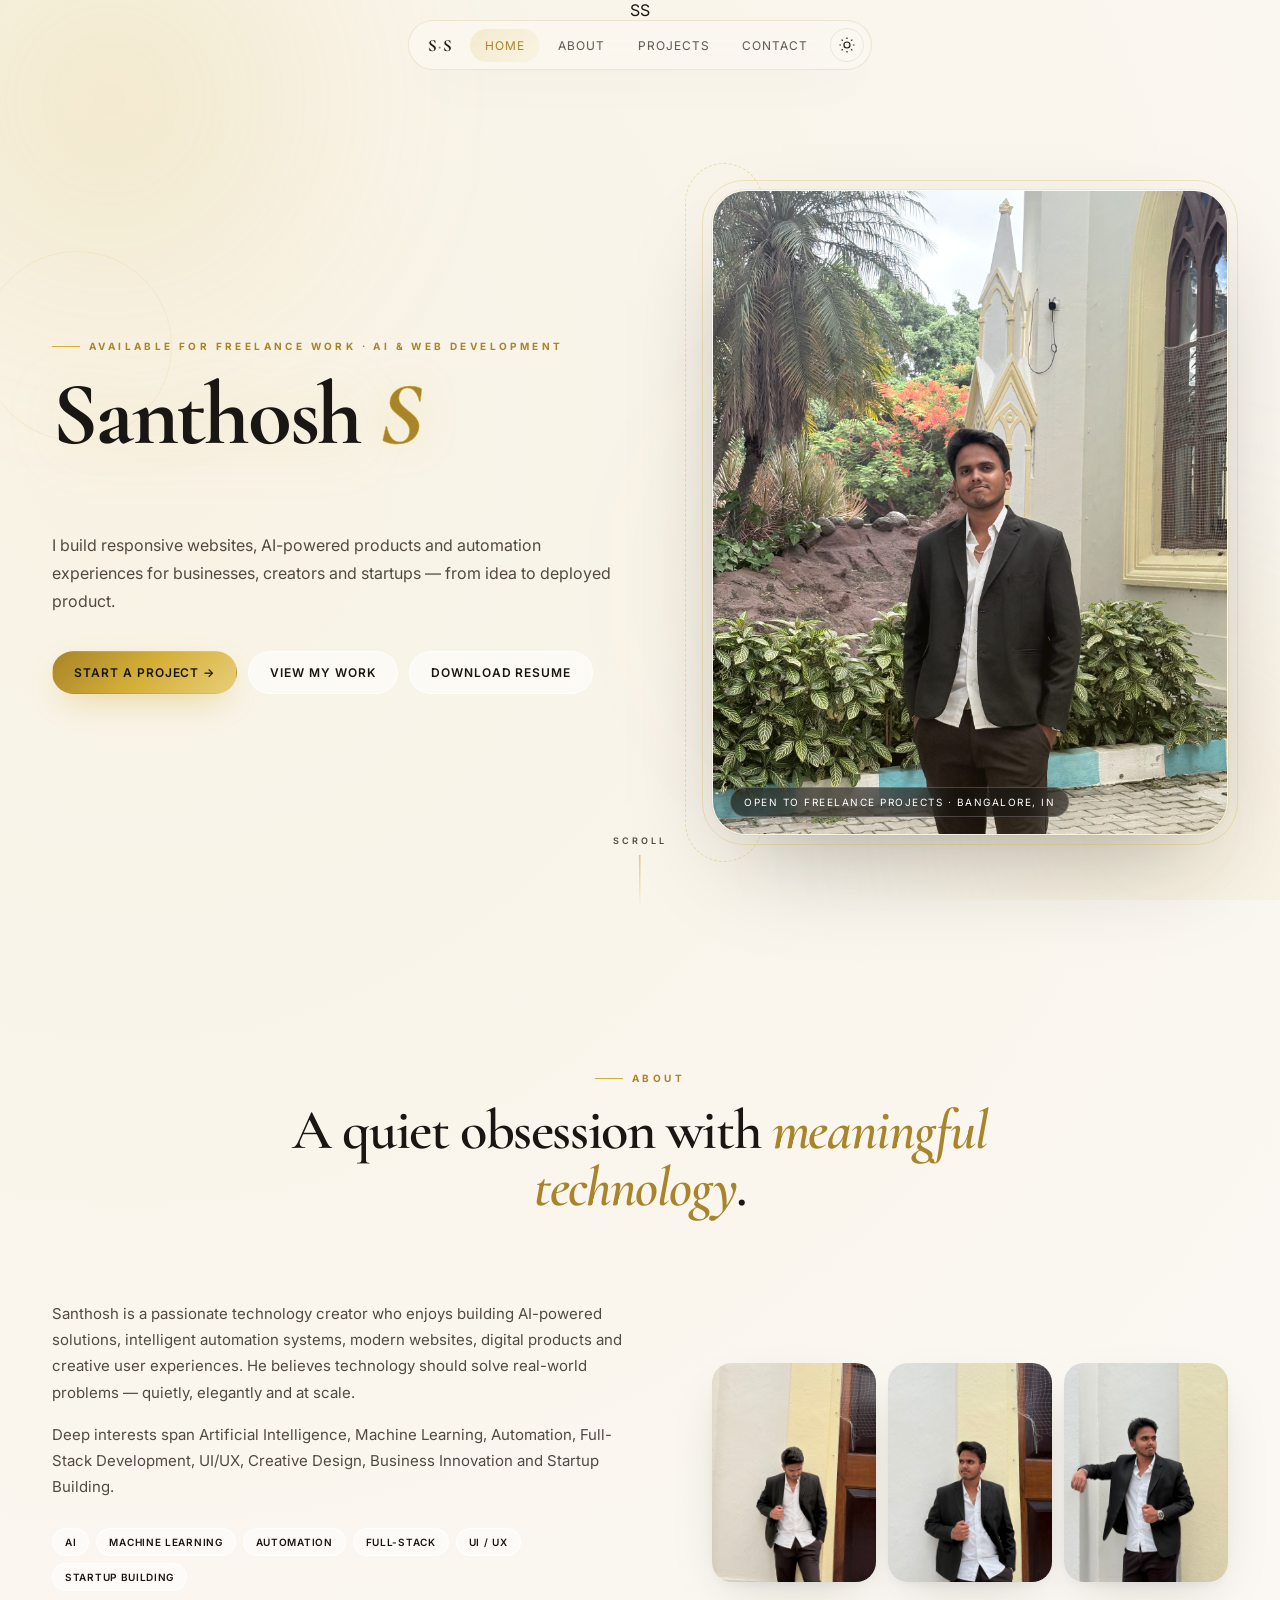
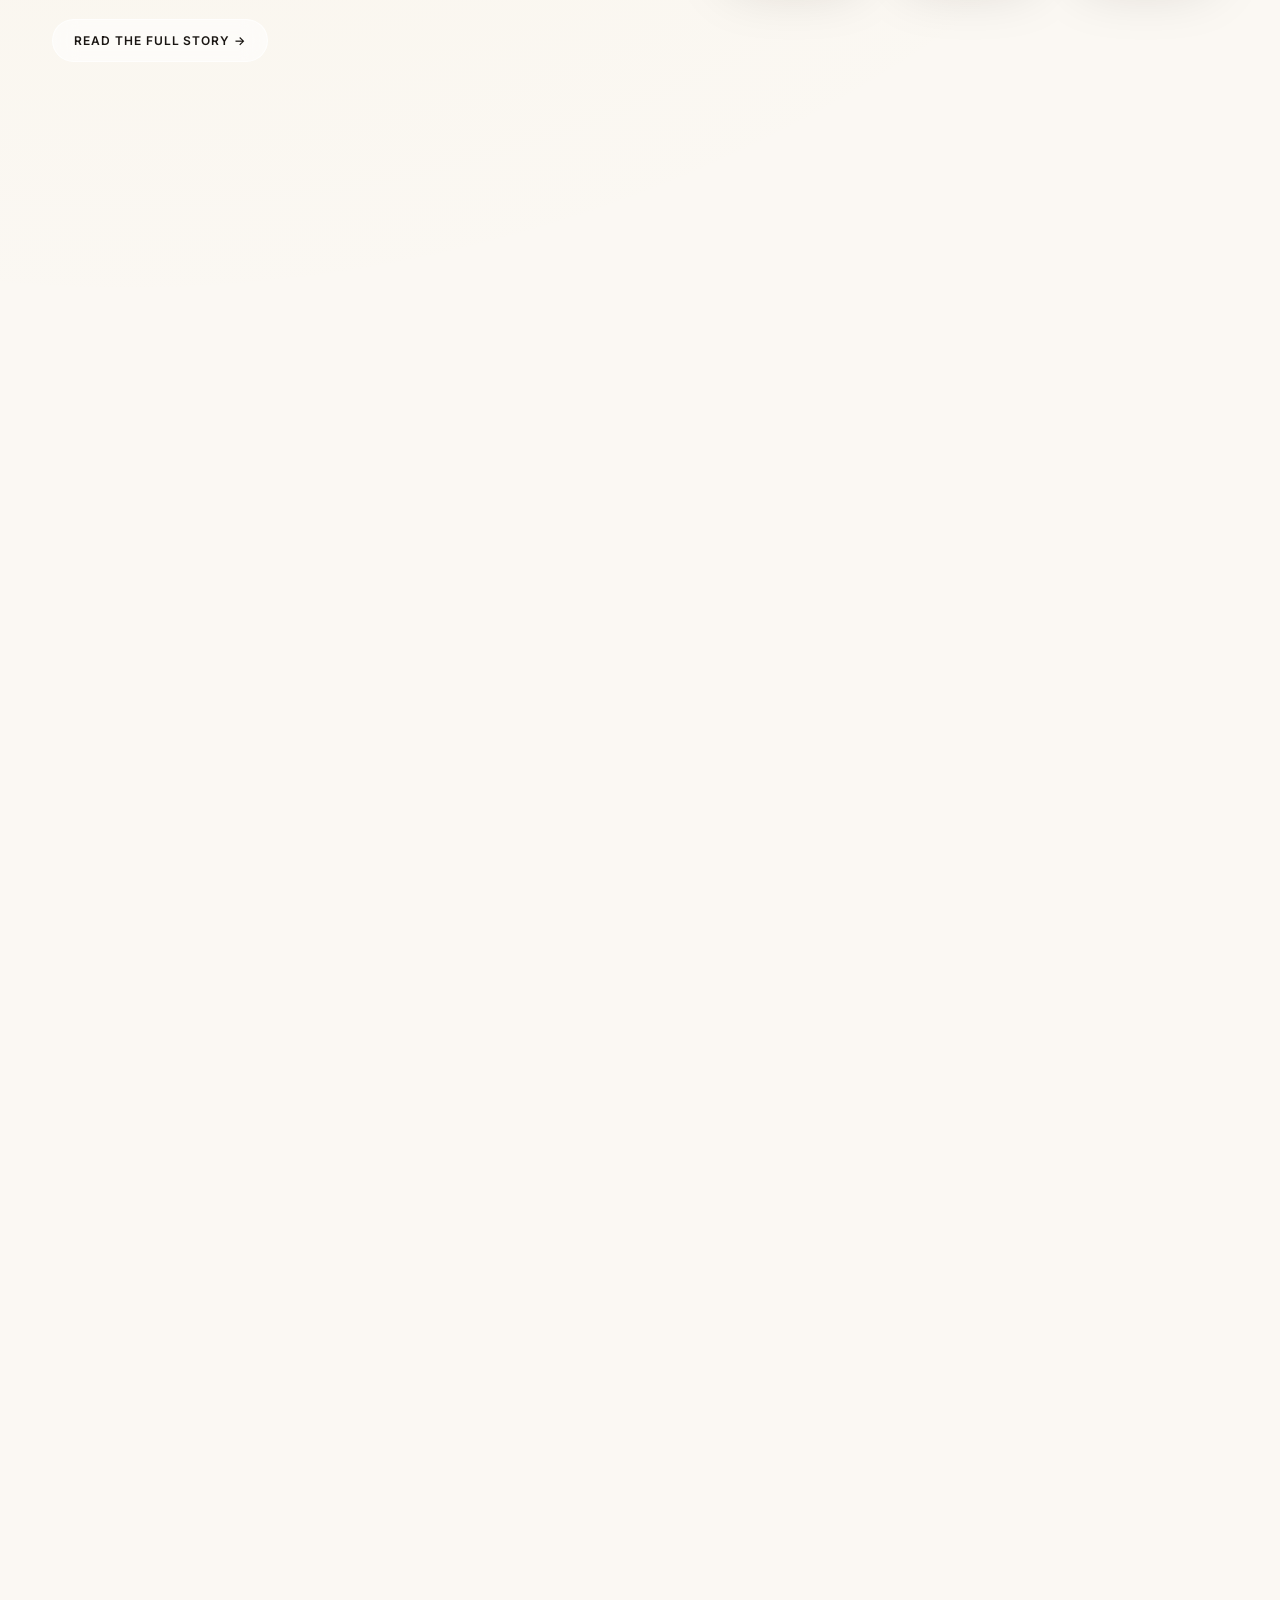
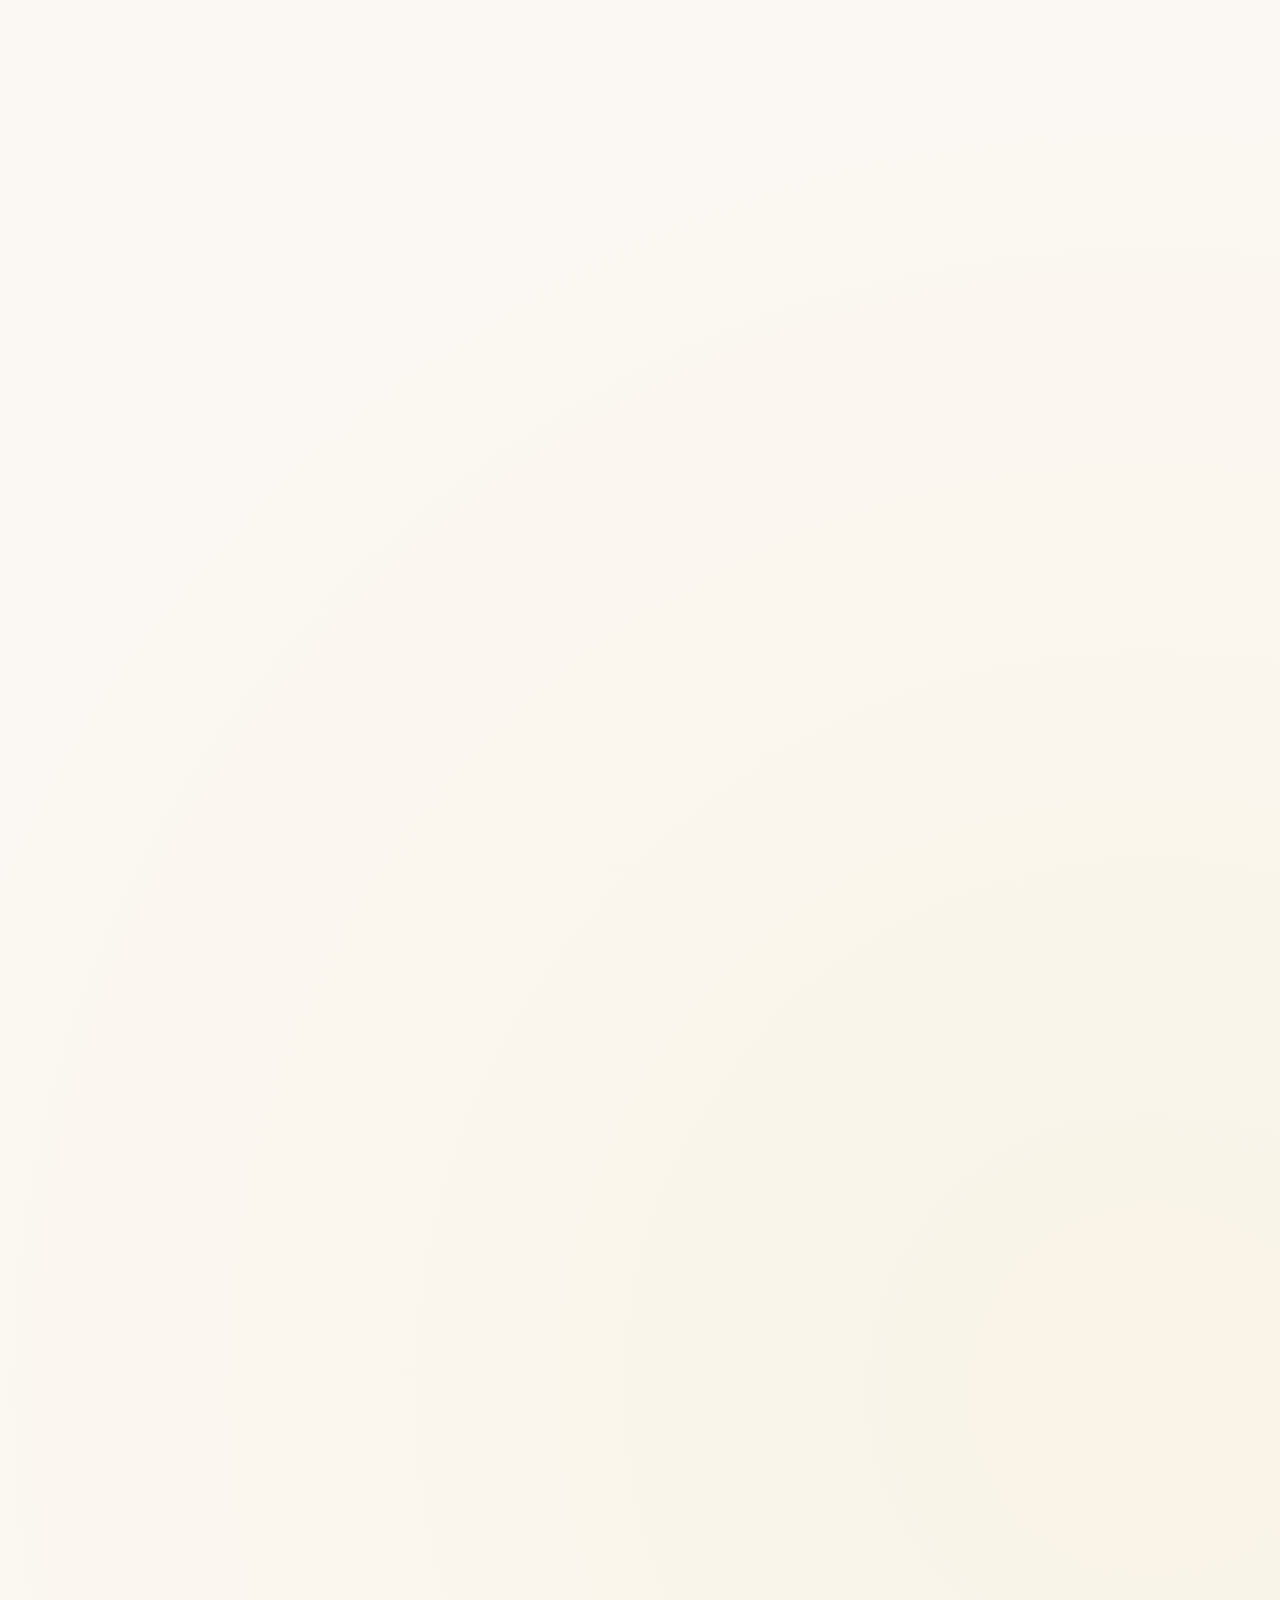
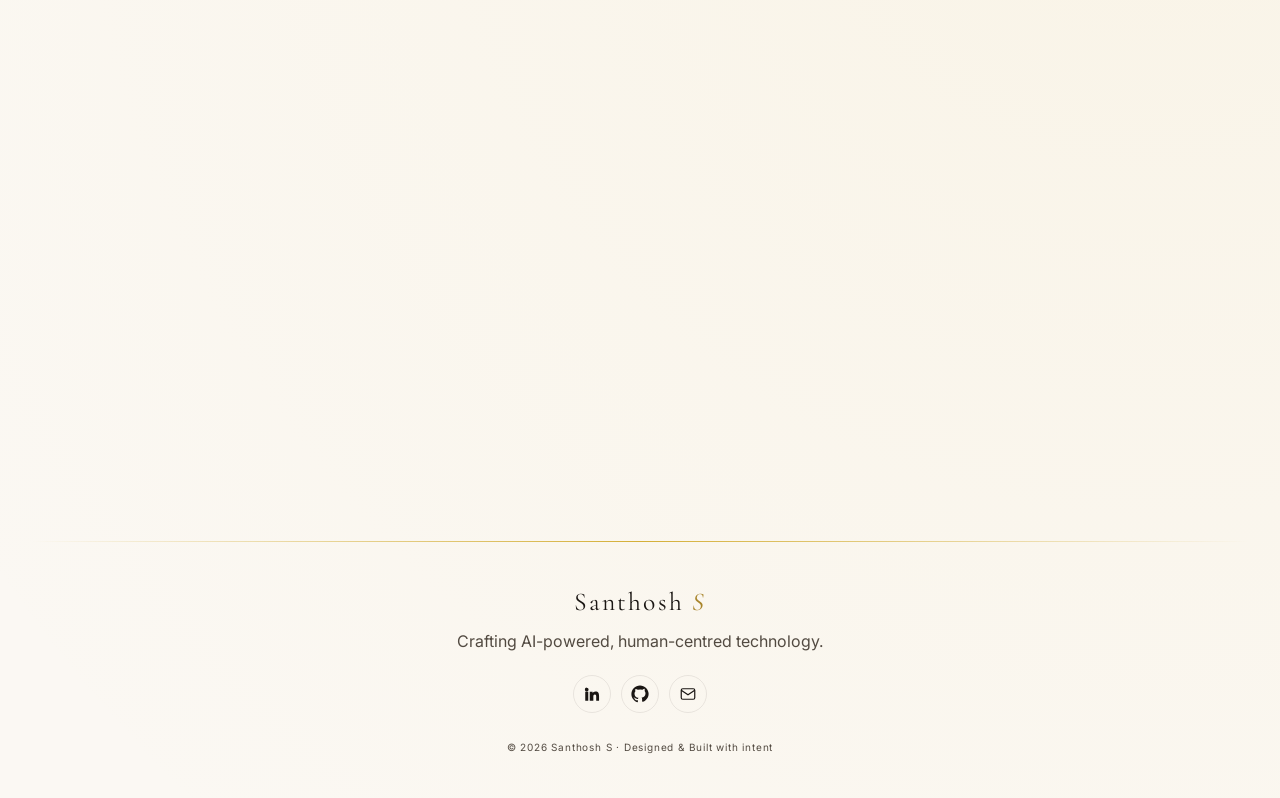
<file: index.html>
<!DOCTYPE html>
<html lang="en" data-theme="light">
<head>
<meta charset="UTF-8" />
<meta name="viewport" content="width=device-width, initial-scale=1.0" />
<title>Santhosh S — AI Engineer & Creative Technologist</title>
<meta name="description" content="Portfolio of Santhosh S — AI engineer, creative developer and future entrepreneur building AI-powered products, automation systems and cinematic digital experiences." />
<meta name="author" content="Santhosh S" />
<meta name="theme-color" content="#FBF8F3" />
<meta property="og:title" content="Santhosh S — AI Engineer & Creative Technologist" />
<meta property="og:description" content="Portfolio of Santhosh S — AI engineer, creative developer and future entrepreneur building AI-powered products, automation systems and cinematic digital experiences." />
<meta property="og:type" content="website" />
<meta property="og:url" content="https://santhosh.group/" />
<meta name="twitter:title" content="Santhosh S — AI Engineer & Creative Technologist" />
<meta name="twitter:description" content="AI-powered websites, automation and digital products by Santhosh S." />
<meta name="twitter:card" content="summary_large_image" />
<link rel="icon" type="image/svg+xml" href="assets/icons/favicon.svg" />
<link rel="canonical" href="https://santhosh.group/" />
<link rel="preconnect" href="https://fonts.googleapis.com" crossorigin />
<link rel="preconnect" href="https://fonts.gstatic.com" crossorigin />
<link rel="stylesheet" href="https://fonts.googleapis.com/css2?family=Cormorant+Garamond:ital,wght@0,400;0,500;0,600;0,700;1,400;1,600&family=Inter:wght@300;400;500;600;700&display=swap" />
<link rel="stylesheet" href="css/variables.css" />
<link rel="stylesheet" href="css/animations.css" />
<link rel="stylesheet" href="css/style.css" />
<link rel="stylesheet" href="css/responsive.css" />
<script defer src="js/theme.js"></script>
<script defer src="js/particles.js"></script>
<script defer src="js/animations.js"></script>
<script defer src="js/script.js"></script>
<script defer src="js/contact.js"></script>
</head>
<body>
<!-- Luxury loader -->
<div class="loader"><div style="text-align:center"><div class="mark">SS</div><div class="bar"></div></div></div>

<!-- Scroll progress bar -->
<div class="scroll-progress" aria-hidden="true"></div>

<!-- Ambient background -->
<div class="ambient" aria-hidden="true">
  <div class="orb o1 float-slow"></div>
  <div class="orb o2 float-slow" style="animation-delay:-4s"></div>
  <div class="orb o3 float-slow" style="animation-delay:-8s"></div>
  <div class="particles"></div>
</div>

<!-- Nav -->
<nav class="nav" aria-label="Primary">
  <span class="brand">S<em>·</em>S</span>
  <a data-page="index.html" href="index.html">Home</a>
  <a data-page="about.html" href="about.html">About</a>
  <a data-page="projects.html" href="projects.html">Projects</a>
  <a data-page="contact.html" href="contact.html">Contact</a>
  <button class="theme-toggle" aria-label="Toggle theme"></button>
</nav>

<!-- HERO -->
<header class="hero">
  <div class="inner">
    <div>
      <span class="eyebrow animate-fade-in">AVAILABLE FOR FREELANCE WORK · AI & WEB DEVELOPMENT</span>
      <h1 style="margin-top:22px" class="animate-fade-up">
        <span class="first">Santhosh</span> <span class="last">S</span>
      </h1>
      <div style="margin-top:16px; font-size: 22px; font-family:var(--serif)" class="animate-fade-up">
        <span class="title-rotator" aria-live="polite">
          <span>AI &amp; ML Student</span>
          <span>Creative Developer</span>
          <span>Future Entrepreneur</span>
          <span>AI Automation Builder</span>
          <span>Technology Explorer</span>
        </span>
      </div>
      <p class="lede animate-fade-up">I build responsive websites, AI-powered products and automation experiences for businesses, creators and startups — from idea to deployed product.</p>
      <div class="cta animate-fade-up">
        <a class="btn btn-gold" href="contact.html">Start a Project →</a>
        <a class="btn btn-ghost" href="projects.html">View My Work</a>
        <a class="btn btn-ghost" href="resume.pdf" download>Download Resume</a>
      </div>
    </div>
    <div style="position:relative">
      <div class="profile-frame float">
        <div class="ring"></div>
        <img src="assets/profile/santhosh-hero.jpg" alt="Portrait of Santhosh S" />
        <span class="badge">Open to freelance projects · Bangalore, IN</span>
      </div>
    </div>
  </div>
  <div class="scroll-indicator"><span>Scroll</span><div class="line"></div></div>
</header>

<!-- ABOUT preview -->
<section id="about">
  <div class="container">
    <div class="section-head reveal">
      <span class="eyebrow">About</span>
      <h2 style="margin-top:18px">A quiet obsession with <em style="color:var(--gold-deep)">meaningful technology</em>.</h2>
    </div>
    <div class="about-grid">
      <div class="reveal">
        <p>Santhosh is a passionate technology creator who enjoys building AI-powered solutions, intelligent automation systems, modern websites, digital products and creative user experiences. He believes technology should solve real-world problems — quietly, elegantly and at scale.</p>
        <p style="margin-top:16px">Deep interests span Artificial Intelligence, Machine Learning, Automation, Full-Stack Development, UI/UX, Creative Design, Business Innovation and Startup Building.</p>
        <div class="about-tags">
          <span class="tag">AI</span><span class="tag">Machine Learning</span><span class="tag">Automation</span>
          <span class="tag">Full-Stack</span><span class="tag">UI / UX</span><span class="tag">Startup Building</span>
        </div>
        <a class="btn btn-ghost" style="margin-top:28px" href="about.html">Read the full story →</a>
      </div>
      <div class="portrait-strip reveal delay-1">
        <img src="assets/profile/santhosh-2.jpg" alt="Santhosh — portrait study" />
        <img src="assets/profile/santhosh-3.jpg" alt="Santhosh — portrait study" />
        <img src="assets/profile/santhosh-4.jpg" alt="Santhosh — portrait study" />
      </div>
    </div>
  </div>
</section>

<!-- SKILLS -->
<section id="skills">
  <div class="container">
    <div class="section-head reveal">
      <span class="eyebrow">Skills</span>
      <h2 style="margin-top:18px">A refined <em style="color:var(--gold-deep)">technical palette</em>.</h2>
    </div>

    <!-- Shared gradient for rings -->
    <svg width="0" height="0" style="position:absolute"><defs>
      <linearGradient id="goldGrad" x1="0" y1="0" x2="1" y2="1">
        <stop offset="0" stop-color="#A8842A"/><stop offset=".5" stop-color="#D4AF37"/><stop offset="1" stop-color="#E8CE7A"/>
      </linearGradient></defs></svg>

    <div class="skills-grid">
      <div class="glass skill-card reveal">
        <h3>Programming</h3>
        <div class="skill-list">
          <span class="skill-pill">HTML5</span><span class="skill-pill">CSS3</span><span class="skill-pill">JavaScript</span>
          <span class="skill-pill">React</span><span class="skill-pill">Python</span><span class="skill-pill">Java</span>
          <span class="skill-pill">SQL</span><span class="skill-pill">Git</span><span class="skill-pill">GitHub</span>
        </div>
        <div class="ring-row">
          <div class="ring" data-val="92"><svg><circle class="bg"/><circle class="fg"/></svg><div class="val">0%</div><div class="lbl">Web Development</div></div>
          <div class="ring" data-val="86"><svg><circle class="bg"/><circle class="fg"/></svg><div class="val">0%</div><div class="lbl">Python</div></div>
          <div class="ring" data-val="84"><svg><circle class="bg"/><circle class="fg"/></svg><div class="val">0%</div><div class="lbl">React</div></div>
        </div>
      </div>

      <div class="glass skill-card reveal delay-1">
        <h3>AI Technologies</h3>
        <div class="skill-list">
          <span class="skill-pill">ChatGPT</span><span class="skill-pill">Claude</span><span class="skill-pill">Lovable</span>
          <span class="skill-pill">OpenAI</span><span class="skill-pill">Prompt Engineering</span><span class="skill-pill">AI Automation</span>
          <span class="skill-pill">Firebase</span><span class="skill-pill">Supabase</span><span class="skill-pill">Netlify</span>
          <span class="skill-pill">Vercel</span><span class="skill-pill">Replit</span>
        </div>
        <div class="ring-row">
          <div class="ring" data-val="94"><svg><circle class="bg"/><circle class="fg"/></svg><div class="val">0%</div><div class="lbl">Prompting</div></div>
          <div class="ring" data-val="90"><svg><circle class="bg"/><circle class="fg"/></svg><div class="val">0%</div><div class="lbl">Automation</div></div>
          <div class="ring" data-val="78"><svg><circle class="bg"/><circle class="fg"/></svg><div class="val">0%</div><div class="lbl">Cloud</div></div>
        </div>
      </div>

      <div class="glass skill-card reveal delay-2">
        <h3>UI / UX</h3>
        <div class="skill-list">
          <span class="skill-pill">Glassmorphism</span><span class="skill-pill">Responsive Design</span>
          <span class="skill-pill">3D Design</span><span class="skill-pill">Animation</span>
          <span class="skill-pill">Performance</span>
        </div>
        <div class="ring-row">
          <div class="ring" data-val="90"><svg><circle class="bg"/><circle class="fg"/></svg><div class="val">0%</div><div class="lbl">UI/UX Design</div></div>
          <div class="ring" data-val="84"><svg><circle class="bg"/><circle class="fg"/></svg><div class="val">0%</div><div class="lbl">Motion</div></div>
          <div class="ring" data-val="86"><svg><circle class="bg"/><circle class="fg"/></svg><div class="val">0%</div><div class="lbl">Performance</div></div>
        </div>
      </div>
    </div>
  </div>

    <div class="glass ai-workflow reveal">
      <div class="workflow-head">
        <div>
          <span class="eyebrow">AI-First Workflow</span>
          <h3 style="margin-top:10px">Different tools. Different tasks. One focused workflow.</h3>
        </div>
        <p>AI is a practical part of my day-to-day workflow. I use different AI tools for different kinds of work — from ideas and research to development, design, automation and refinement — while keeping the final direction, decisions and quality under my control.</p>
      </div>
      <div class="workflow-grid">
        <div class="workflow-item"><span class="step">01 · Explore</span><strong>Ideas & Research</strong><span>Explore concepts, requirements and possible approaches faster.</span></div>
        <div class="workflow-item"><span class="step">02 · Build</span><strong>Development</strong><span>Use AI-assisted development to prototype, code and iterate efficiently.</span></div>
        <div class="workflow-item"><span class="step">03 · Design</span><strong>Creative Direction</strong><span>Refine interfaces, visual concepts, content and user experiences.</span></div>
        <div class="workflow-item"><span class="step">04 · Improve</span><strong>Automation & QA</strong><span>Streamline repetitive work, troubleshoot and improve the final product.</span></div>
      </div>
    </div>
  </div>
</section>


<!-- CLIENT SERVICES -->
<section id="services">
  <div class="container">
    <div class="section-head reveal">
      <span class="eyebrow">What I Can Build</span>
      <h2 style="margin-top:18px">From <em style="color:var(--gold-deep)">brief to launch</em>.</h2>
      <p style="margin-top:14px">Clear deliverables, responsive communication and a focus on getting the finished product live.</p>
    </div>
    <div class="skills-grid">
      <div class="glass skill-card reveal"><h3>Business Websites</h3><p>Modern responsive websites, landing pages and portfolio sites designed around your brand and conversion goals.</p><div class="skill-list"><span class="skill-pill">HTML/CSS/JS</span><span class="skill-pill">React</span><span class="skill-pill">Responsive</span></div></div>
      <div class="glass skill-card reveal delay-1"><h3>AI & Automation</h3><p>AI-assisted workflows, intelligent interfaces and practical automation that reduce repetitive work.</p><div class="skill-list"><span class="skill-pill">AI</span><span class="skill-pill">Automation</span><span class="skill-pill">Supabase</span></div></div>
      <div class="glass skill-card reveal delay-2"><h3>Design to Website</h3><p>Turn Figma or visual references into polished, responsive websites with motion and production-ready structure.</p><div class="skill-list"><span class="skill-pill">Figma</span><span class="skill-pill">UI/UX</span><span class="skill-pill">Vercel</span></div></div>
    </div>
    <div class="glass reveal" style="margin-top:28px;padding:28px;display:flex;align-items:center;justify-content:space-between;gap:24px;flex-wrap:wrap">
      <div><span class="eyebrow">Have a project?</span><h3 style="margin-top:8px">Tell me what you want to build.</h3></div>
      <a class="btn btn-gold" href="contact.html">Request a Project →</a>
    </div>
  </div>
</section>

<!-- ACHIEVEMENTS -->
<section id="achievements">
  <div class="container">
    <div class="section-head reveal">
      <span class="eyebrow">Achievements</span>
      <h2 style="margin-top:18px">Signals of a <em style="color:var(--gold-deep)">builder mindset</em>.</h2>
    </div>
    <div class="ach-grid">
      <div class="neu ach reveal"><div class="num">01</div><h4>AI Projects</h4><p>Delivered multiple AI and automation projects spanning voice, video and knowledge systems.</p></div>
      <div class="neu ach reveal delay-1"><div class="num">02</div><h4>Creative Development</h4><p>Design-led engineering that fuses cinematic aesthetics with production-grade code.</p></div>
      <div class="neu ach reveal delay-2"><div class="num">03</div><h4>Technology Workshops</h4><p>Active participation in workshops covering emerging tools, cloud and modern frameworks.</p></div>
      <div class="neu ach reveal"><div class="num">04</div><h4>Continuous Learning</h4><p>Daily practice — new stacks, refined patterns and a deliberate craft mindset.</p></div>
      <div class="neu ach reveal delay-1"><div class="num">05</div><h4>Community Participation</h4><p>Volunteer, promoter and collaborator across student technology and creative circles.</p></div>
      <div class="neu ach reveal delay-2"><div class="num">06</div><h4>Innovation Mindset</h4><p>Turning ideas into shipped products with an entrepreneur's bias for action.</p></div>
    </div>
  </div>
</section>

<!-- VISION -->
<section id="vision">
  <div class="container">
    <div class="glass vision reveal">
      <span class="eyebrow">Business Vision</span>
      <h2 style="margin-top:18px">Building <em>the Future</em>.</h2>
      <p>My vision is not only to become a software developer but to establish my own technology company focused on Artificial Intelligence, Automation, Digital Products and Innovation. I enjoy creating products that solve real-world problems and can grow into businesses used globally.</p>
      <a class="btn btn-gold" style="margin-top:32px" href="contact.html">Let's build something →</a>
    </div>
  </div>
</section>

<footer>
  <div class="gold-line"></div>
  <div class="container">
    <div style="font-family:var(--serif); font-size:1.6rem; letter-spacing:.08em">Santhosh <span style="color:var(--gold-deep); font-style:italic">S</span></div>
    <p style="margin-top:10px; color:var(--ink-soft)">Crafting AI-powered, human-centred technology.</p>
    <div class="socials" role="list">
      <a href="https://www.linkedin.com/in/santhosh-s-861077381" target="_blank" rel="noopener" aria-label="LinkedIn"><svg width="18" height="18" viewBox="0 0 24 24" fill="currentColor"><path d="M4.98 3.5a2.5 2.5 0 1 1-.02 5.001A2.5 2.5 0 0 1 4.98 3.5zM3 9h4v12H3zM9 9h3.8v1.7h.05c.53-1 1.83-2.05 3.77-2.05 4.03 0 4.78 2.65 4.78 6.1V21H17.6v-5.3c0-1.27-.02-2.9-1.77-2.9-1.77 0-2.04 1.38-2.04 2.8V21H9z"/></svg></a>
      <a href="https://github.com/S-SAM-02" target="_blank" rel="noopener" aria-label="GitHub"><svg width="18" height="18" viewBox="0 0 24 24" fill="currentColor"><path d="M12 .5C5.7.5.5 5.7.5 12c0 5.1 3.3 9.4 7.9 10.9.6.1.8-.2.8-.6v-2c-3.2.7-3.9-1.4-3.9-1.4-.5-1.3-1.3-1.7-1.3-1.7-1-.7.1-.7.1-.7 1.2.1 1.8 1.2 1.8 1.2 1 .7 2.7 1.2 3.4.9.1-.7.4-1.2.7-1.5-2.6-.3-5.3-1.3-5.3-5.7 0-1.3.5-2.3 1.2-3.1-.1-.3-.5-1.5.1-3.1 0 0 1-.3 3.3 1.2a11.4 11.4 0 0 1 6 0C17.1 4.6 18 4.9 18 4.9c.7 1.6.2 2.8.1 3.1.8.8 1.2 1.9 1.2 3.1 0 4.4-2.7 5.4-5.3 5.7.4.3.8 1 .8 2v3c0 .3.2.7.8.6 4.6-1.5 7.9-5.8 7.9-10.9C23.5 5.7 18.3.5 12 .5z"/></svg></a>
      <a href="mailto:rathasenthil194@gmail.com" aria-label="Email"><svg width="18" height="18" viewBox="0 0 24 24" fill="none" stroke="currentColor" stroke-width="1.6"><rect x="3" y="5" width="18" height="14" rx="2"/><path d="M3 7l9 6 9-6"/></svg></a>
    </div>
    <p>© 2026 Santhosh S · Designed & Built with intent</p>
  </div>
</footer>
</body></html>
</file>
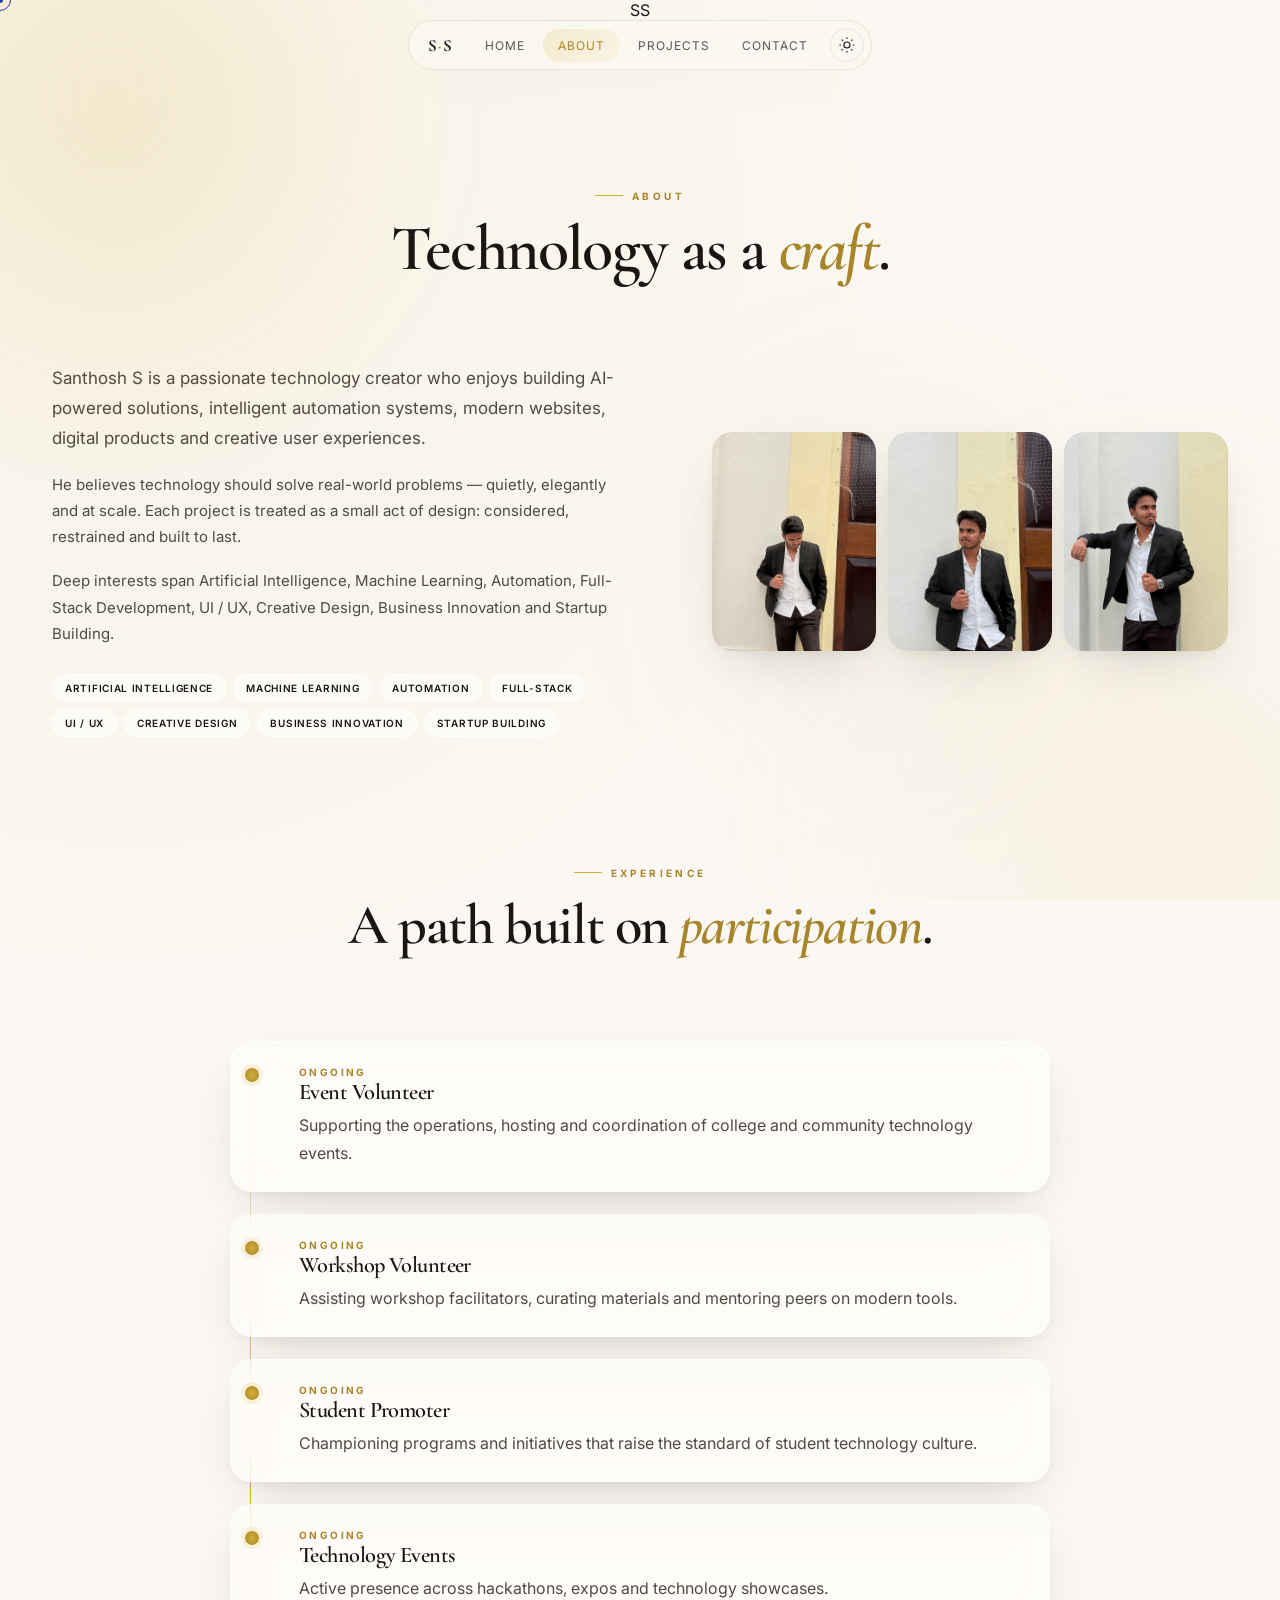
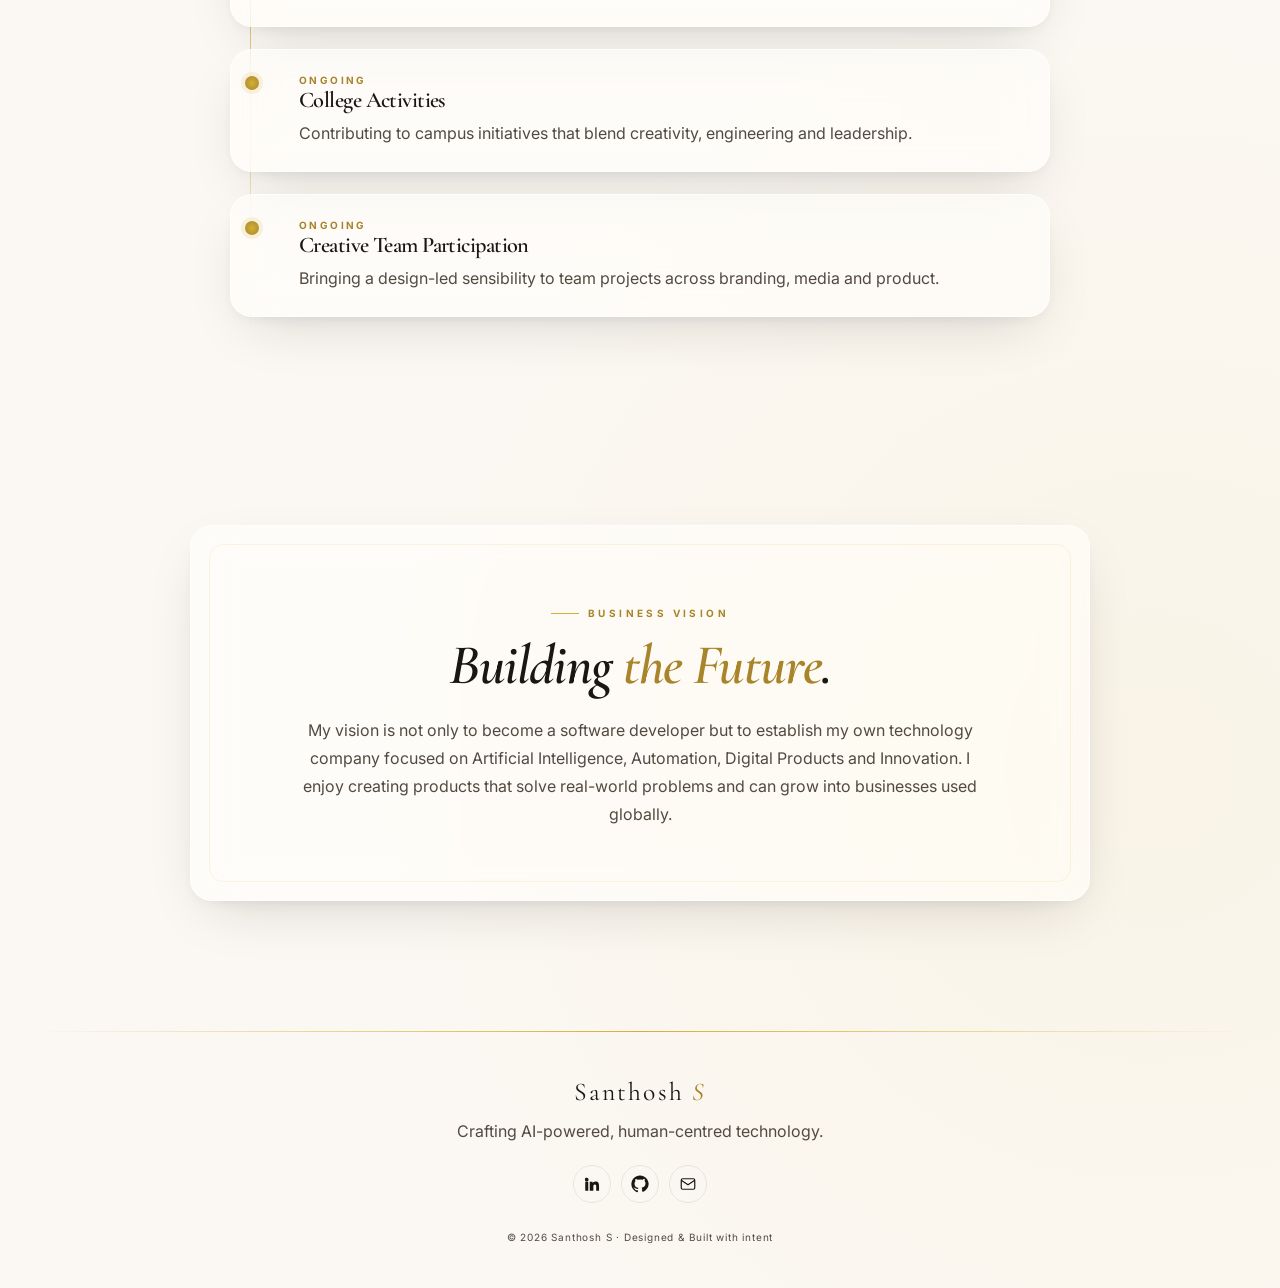
<file: about.html>
<!DOCTYPE html>
<html lang="en" data-theme="light">
<head>
<meta charset="UTF-8" />
<meta name="viewport" content="width=device-width, initial-scale=1.0" />
<title>About — Santhosh S</title>
<meta name="description" content="About Santhosh S — a passionate technology creator building AI, automation and creative digital products with a startup mindset." />
<meta name="author" content="Santhosh S" />
<meta name="theme-color" content="#FBF8F3" />
<meta property="og:title" content="About — Santhosh S" />
<meta property="og:description" content="About Santhosh S — a passionate technology creator building AI, automation and creative digital products with a startup mindset." />
<meta property="og:type" content="website" />
<meta property="og:url" content="https://santhosh.group/about.html" />
<meta name="twitter:title" content="About — Santhosh S" />
<meta name="twitter:description" content="About Santhosh S and his work across AI, automation, web development and creative technology." />
<meta name="twitter:card" content="summary_large_image" />
<link rel="icon" type="image/svg+xml" href="assets/icons/favicon.svg" />
<link rel="canonical" href="https://santhosh.group/about.html" />
<link rel="preconnect" href="https://fonts.googleapis.com" crossorigin />
<link rel="preconnect" href="https://fonts.gstatic.com" crossorigin />
<link rel="stylesheet" href="https://fonts.googleapis.com/css2?family=Cormorant+Garamond:ital,wght@0,400;0,500;0,600;0,700;1,400;1,600&family=Inter:wght@300;400;500;600;700&display=swap" />
<link rel="stylesheet" href="css/variables.css" />
<link rel="stylesheet" href="css/animations.css" />
<link rel="stylesheet" href="css/style.css" />
<link rel="stylesheet" href="css/responsive.css" />
<script defer src="js/theme.js"></script>
<script defer src="js/particles.js"></script>
<script defer src="js/animations.js"></script>
<script defer src="js/script.js"></script>
<script defer src="js/contact.js"></script>
</head>
<body>
<!-- Luxury loader -->
<div class="loader"><div style="text-align:center"><div class="mark">SS</div><div class="bar"></div></div></div>

<!-- Scroll progress bar -->
<div class="scroll-progress" aria-hidden="true"></div>

<!-- Ambient background -->
<div class="ambient" aria-hidden="true">
  <div class="orb o1 float-slow"></div>
  <div class="orb o2 float-slow" style="animation-delay:-4s"></div>
  <div class="orb o3 float-slow" style="animation-delay:-8s"></div>
  <div class="particles"></div>
</div>

<!-- Nav -->
<nav class="nav" aria-label="Primary">
  <span class="brand">S<em>·</em>S</span>
  <a data-page="index.html" href="index.html">Home</a>
  <a data-page="about.html" href="about.html">About</a>
  <a data-page="projects.html" href="projects.html">Projects</a>
  <a data-page="contact.html" href="contact.html">Contact</a>
  <button class="theme-toggle" aria-label="Toggle theme"></button>
</nav>

<main class="container" style="padding-top: 160px">
  <div class="section-head reveal">
    <span class="eyebrow">About</span>
    <h1 style="margin-top:18px; font-size: clamp(2.4rem, 5vw, 4rem)">Technology as a <em style="color:var(--gold-deep); font-style:italic">craft</em>.</h1>
  </div>

  <div class="about-grid">
    <div class="reveal">
      <p style="font-size:17px">Santhosh S is a passionate technology creator who enjoys building AI-powered solutions, intelligent automation systems, modern websites, digital products and creative user experiences.</p>
      <p style="margin-top:18px">He believes technology should solve real-world problems — quietly, elegantly and at scale. Each project is treated as a small act of design: considered, restrained and built to last.</p>
      <p style="margin-top:18px">Deep interests span Artificial Intelligence, Machine Learning, Automation, Full-Stack Development, UI / UX, Creative Design, Business Innovation and Startup Building.</p>
      <div class="about-tags">
        <span class="tag">Artificial Intelligence</span><span class="tag">Machine Learning</span>
        <span class="tag">Automation</span><span class="tag">Full-Stack</span>
        <span class="tag">UI / UX</span><span class="tag">Creative Design</span>
        <span class="tag">Business Innovation</span><span class="tag">Startup Building</span>
      </div>
    </div>
    <div class="portrait-strip reveal delay-1">
      <img src="assets/profile/santhosh-2.jpg" alt="Portrait" />
      <img src="assets/profile/santhosh-3.jpg" alt="Portrait" />
      <img src="assets/profile/santhosh-4.jpg" alt="Portrait" />
    </div>
  </div>

  <!-- Experience -->
  <section style="padding: 120px 0 60px">
    <div class="section-head reveal">
      <span class="eyebrow">Experience</span>
      <h2 style="margin-top:18px">A path built on <em style="color:var(--gold-deep)">participation</em>.</h2>
    </div>
    <div class="timeline">
      <div class="tl-item glass reveal" style="padding:24px 24px 24px 68px; margin-bottom:22px">
        <div class="when">Ongoing</div><h4>Event Volunteer</h4>
        <p>Supporting the operations, hosting and coordination of college and community technology events.</p>
      </div>
      <div class="tl-item glass reveal delay-1" style="padding:24px 24px 24px 68px; margin-bottom:22px">
        <div class="when">Ongoing</div><h4>Workshop Volunteer</h4>
        <p>Assisting workshop facilitators, curating materials and mentoring peers on modern tools.</p>
      </div>
      <div class="tl-item glass reveal" style="padding:24px 24px 24px 68px; margin-bottom:22px">
        <div class="when">Ongoing</div><h4>Student Promoter</h4>
        <p>Championing programs and initiatives that raise the standard of student technology culture.</p>
      </div>
      <div class="tl-item glass reveal delay-1" style="padding:24px 24px 24px 68px; margin-bottom:22px">
        <div class="when">Ongoing</div><h4>Technology Events</h4>
        <p>Active presence across hackathons, expos and technology showcases.</p>
      </div>
      <div class="tl-item glass reveal" style="padding:24px 24px 24px 68px; margin-bottom:22px">
        <div class="when">Ongoing</div><h4>College Activities</h4>
        <p>Contributing to campus initiatives that blend creativity, engineering and leadership.</p>
      </div>
      <div class="tl-item glass reveal delay-1" style="padding:24px 24px 24px 68px">
        <div class="when">Ongoing</div><h4>Creative Team Participation</h4>
        <p>Bringing a design-led sensibility to team projects across branding, media and product.</p>
      </div>
    </div>
  </section>

  <!-- Vision -->
  <section style="padding-bottom: 60px">
    <div class="glass vision reveal">
      <span class="eyebrow">Business Vision</span>
      <h2 style="margin-top:18px">Building <em>the Future</em>.</h2>
      <p>My vision is not only to become a software developer but to establish my own technology company focused on Artificial Intelligence, Automation, Digital Products and Innovation. I enjoy creating products that solve real-world problems and can grow into businesses used globally.</p>
    </div>
  </section>
</main>

<footer>
  <div class="gold-line"></div>
  <div class="container">
    <div style="font-family:var(--serif); font-size:1.6rem; letter-spacing:.08em">Santhosh <span style="color:var(--gold-deep); font-style:italic">S</span></div>
    <p style="margin-top:10px; color:var(--ink-soft)">Crafting AI-powered, human-centred technology.</p>
    <div class="socials" role="list">
      <a href="https://www.linkedin.com/in/santhosh-s-861077381" target="_blank" rel="noopener" aria-label="LinkedIn"><svg width="18" height="18" viewBox="0 0 24 24" fill="currentColor"><path d="M4.98 3.5a2.5 2.5 0 1 1-.02 5.001A2.5 2.5 0 0 1 4.98 3.5zM3 9h4v12H3zM9 9h3.8v1.7h.05c.53-1 1.83-2.05 3.77-2.05 4.03 0 4.78 2.65 4.78 6.1V21H17.6v-5.3c0-1.27-.02-2.9-1.77-2.9-1.77 0-2.04 1.38-2.04 2.8V21H9z"/></svg></a>
      <a href="https://github.com/S-SAM-02" target="_blank" rel="noopener" aria-label="GitHub"><svg width="18" height="18" viewBox="0 0 24 24" fill="currentColor"><path d="M12 .5C5.7.5.5 5.7.5 12c0 5.1 3.3 9.4 7.9 10.9.6.1.8-.2.8-.6v-2c-3.2.7-3.9-1.4-3.9-1.4-.5-1.3-1.3-1.7-1.3-1.7-1-.7.1-.7.1-.7 1.2.1 1.8 1.2 1.8 1.2 1 .7 2.7 1.2 3.4.9.1-.7.4-1.2.7-1.5-2.6-.3-5.3-1.3-5.3-5.7 0-1.3.5-2.3 1.2-3.1-.1-.3-.5-1.5.1-3.1 0 0 1-.3 3.3 1.2a11.4 11.4 0 0 1 6 0C17.1 4.6 18 4.9 18 4.9c.7 1.6.2 2.8.1 3.1.8.8 1.2 1.9 1.2 3.1 0 4.4-2.7 5.4-5.3 5.7.4.3.8 1 .8 2v3c0 .3.2.7.8.6 4.6-1.5 7.9-5.8 7.9-10.9C23.5 5.7 18.3.5 12 .5z"/></svg></a>
      <a href="mailto:rathasenthil194@gmail.com" aria-label="Email"><svg width="18" height="18" viewBox="0 0 24 24" fill="none" stroke="currentColor" stroke-width="1.6"><rect x="3" y="5" width="18" height="14" rx="2"/><path d="M3 7l9 6 9-6"/></svg></a>
    </div>
    <p>© 2026 Santhosh S · Designed & Built with intent</p>
  </div>
</footer>
</body></html>
</file>
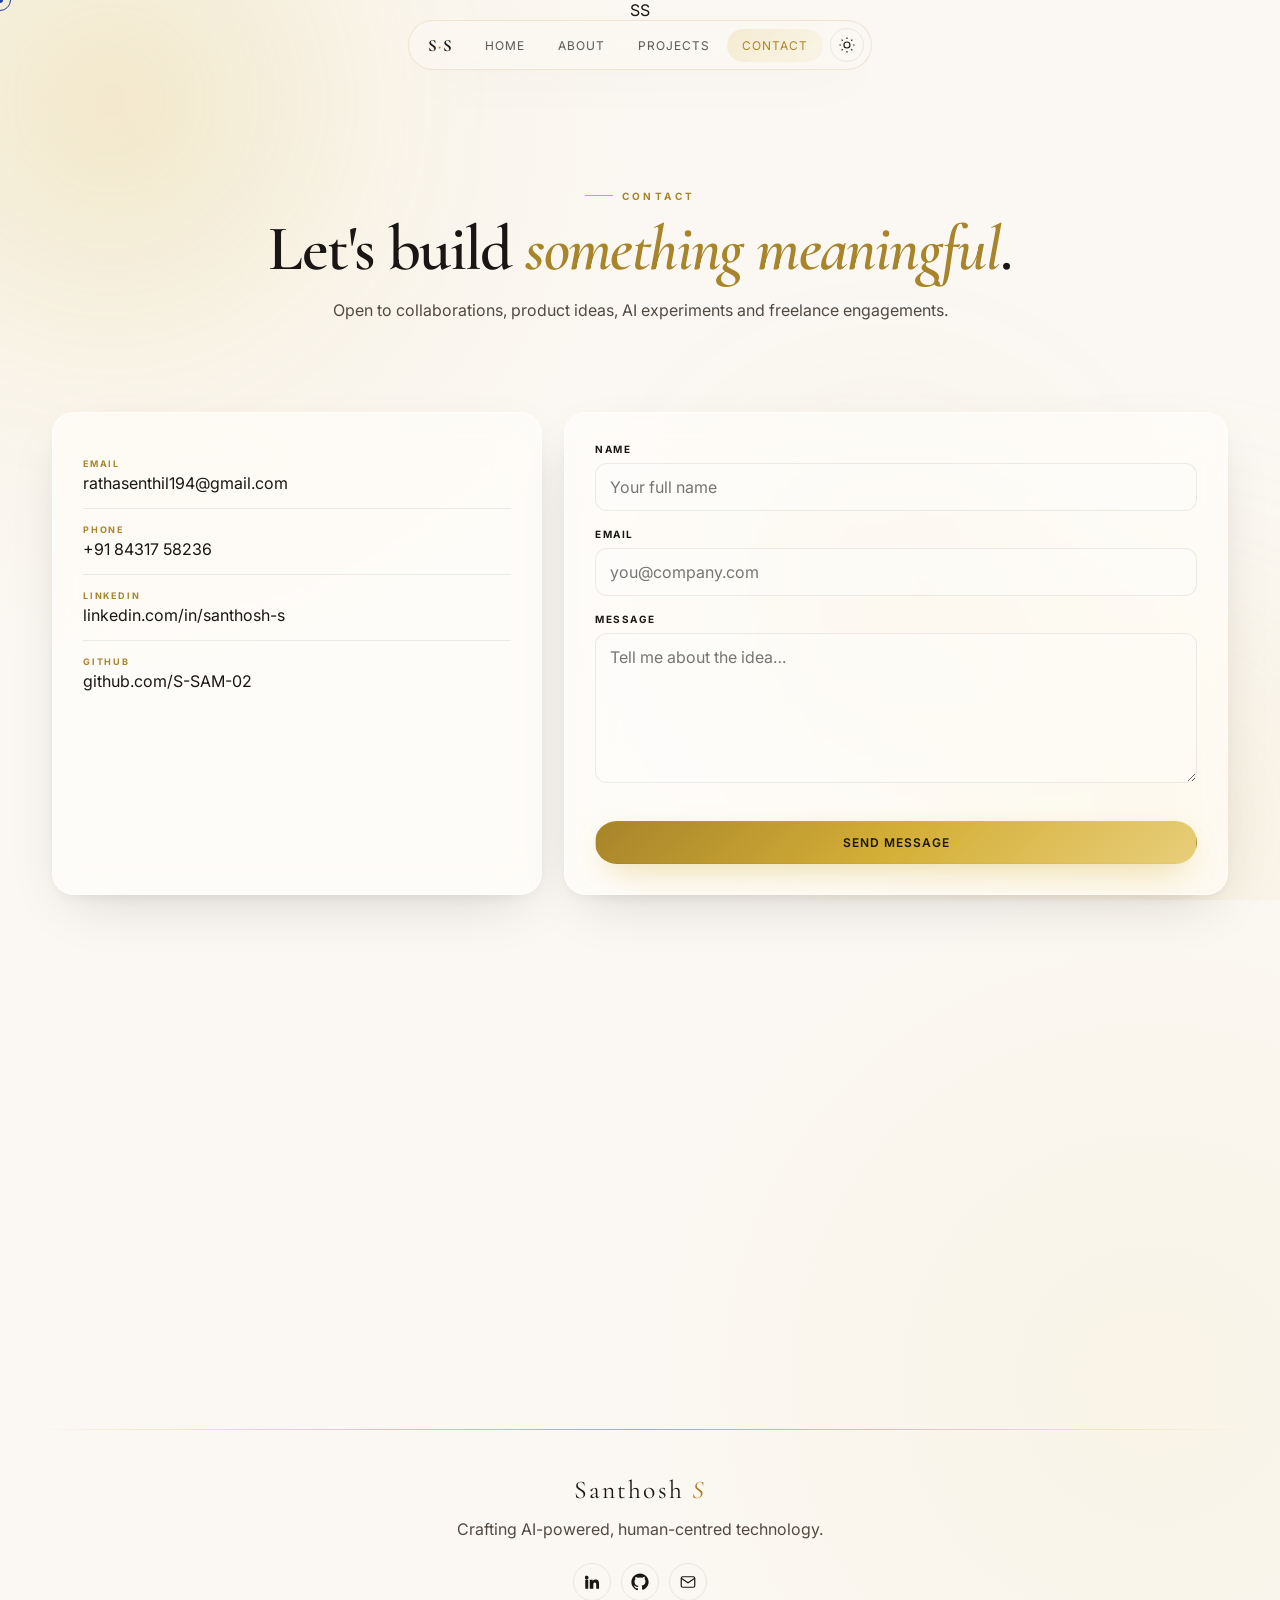
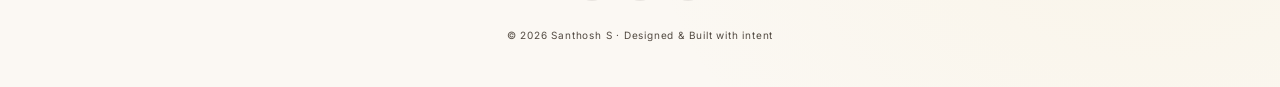
<file: contact.html>
<!DOCTYPE html>
<html lang="en" data-theme="light">
<head>
<meta charset="UTF-8" />
<meta name="viewport" content="width=device-width, initial-scale=1.0" />
<title>Contact — Santhosh S</title>
<meta name="description" content="Contact Santhosh S — collaborations, product ideas, AI experiments and freelance work." />
<meta name="author" content="Santhosh S" />
<meta name="theme-color" content="#FBF8F3" />
<meta property="og:title" content="Contact — Santhosh S" />
<meta property="og:description" content="Contact Santhosh S — collaborations, product ideas, AI experiments and freelance work." />
<meta property="og:type" content="website" />
<meta property="og:url" content="https://santhosh.group/contact.html" />
<meta name="twitter:title" content="Contact — Santhosh S" />
<meta name="twitter:description" content="Contact Santhosh S for freelance websites, AI projects, automation and collaborations." />
<meta name="twitter:card" content="summary_large_image" />
<link rel="icon" type="image/svg+xml" href="assets/icons/favicon.svg" />
<link rel="canonical" href="https://santhosh.group/contact.html" />
<link rel="preconnect" href="https://fonts.googleapis.com" crossorigin />
<link rel="preconnect" href="https://fonts.gstatic.com" crossorigin />
<link rel="stylesheet" href="https://fonts.googleapis.com/css2?family=Cormorant+Garamond:ital,wght@0,400;0,500;0,600;0,700;1,400;1,600&family=Inter:wght@300;400;500;600;700&display=swap" />
<link rel="stylesheet" href="css/variables.css" />
<link rel="stylesheet" href="css/animations.css" />
<link rel="stylesheet" href="css/style.css" />
<link rel="stylesheet" href="css/responsive.css" />
<script defer src="js/theme.js"></script>
<script defer src="js/particles.js"></script>
<script defer src="js/animations.js"></script>
<script defer src="js/script.js"></script>
<script defer src="js/contact.js"></script>
</head>
<body>
<!-- Luxury loader -->
<div class="loader"><div style="text-align:center"><div class="mark">SS</div><div class="bar"></div></div></div>

<!-- Scroll progress bar -->
<div class="scroll-progress" aria-hidden="true"></div>

<!-- Ambient background -->
<div class="ambient" aria-hidden="true">
  <div class="orb o1 float-slow"></div>
  <div class="orb o2 float-slow" style="animation-delay:-4s"></div>
  <div class="orb o3 float-slow" style="animation-delay:-8s"></div>
  <div class="particles"></div>
</div>

<!-- Nav -->
<nav class="nav" aria-label="Primary">
  <span class="brand">S<em>·</em>S</span>
  <a data-page="index.html" href="index.html">Home</a>
  <a data-page="about.html" href="about.html">About</a>
  <a data-page="projects.html" href="projects.html">Projects</a>
  <a data-page="contact.html" href="contact.html">Contact</a>
  <button class="theme-toggle" aria-label="Toggle theme"></button>
</nav>

<main class="container" style="padding-top:160px">
  <div class="section-head reveal">
    <span class="eyebrow">Contact</span>
    <h1 style="margin-top:18px; font-size: clamp(2.4rem, 5vw, 4rem)">Let's build <em style="color:var(--gold-deep); font-style:italic">something meaningful</em>.</h1>
    <p style="margin-top:18px">Open to collaborations, product ideas, AI experiments and freelance engagements.</p>
  </div>

  <section style="padding: 20px 0 60px">
    <div class="contact-grid">
      <aside class="glass contact-info reveal">
        <a href="mailto:rathasenthil194@gmail.com">
          <div><span class="k">Email</span>rathasenthil194@gmail.com</div>
        </a>
        <a href="tel:+918431758236">
          <div><span class="k">Phone</span>+91 84317 58236</div>
        </a>
        <a href="https://www.linkedin.com/in/santhosh-s-861077381" target="_blank" rel="noopener">
          <div><span class="k">LinkedIn</span>linkedin.com/in/santhosh-s</div>
        </a>
        <a href="https://github.com/S-SAM-02" target="_blank" rel="noopener">
          <div><span class="k">GitHub</span>github.com/S-SAM-02</div>
        </a>
        
      </aside>

      <form class="glass contact reveal delay-1">
        <div>
          <label for="name">Name</label>
          <input id="name" name="name" type="text" placeholder="Your full name" required />
        </div>
        <div>
          <label for="email">Email</label>
          <input id="email" name="email" type="email" placeholder="you@company.com" required />
        </div>
        <div>
          <label for="message">Message</label>
          <textarea id="message" name="message" placeholder="Tell me about the idea…" required></textarea>
        </div>
        <div class="form-msg" aria-live="polite"></div>
        <button class="btn btn-gold" type="submit" style="align-self:flex-start">Send Message</button>
      </form>
    </div>

   <iframe
    src="https://www.google.com/maps?q=Begur,Bengaluru,Karnataka,India&output=embed"
    width="100%"
    height="400"
    style="border:0;"
    allowfullscreen=""
    loading="lazy"
    referrerpolicy="no-referrer-when-downgrade">
</iframe>
  </section>
</main>

<footer>
  <div class="gold-line"></div>
  <div class="container">
    <div style="font-family:var(--serif); font-size:1.6rem; letter-spacing:.08em">Santhosh <span style="color:var(--gold-deep); font-style:italic">S</span></div>
    <p style="margin-top:10px; color:var(--ink-soft)">Crafting AI-powered, human-centred technology.</p>
    <div class="socials" role="list">
      <a href="https://www.linkedin.com/in/santhosh-s-861077381" target="_blank" rel="noopener" aria-label="LinkedIn"><svg width="18" height="18" viewBox="0 0 24 24" fill="currentColor"><path d="M4.98 3.5a2.5 2.5 0 1 1-.02 5.001A2.5 2.5 0 0 1 4.98 3.5zM3 9h4v12H3zM9 9h3.8v1.7h.05c.53-1 1.83-2.05 3.77-2.05 4.03 0 4.78 2.65 4.78 6.1V21H17.6v-5.3c0-1.27-.02-2.9-1.77-2.9-1.77 0-2.04 1.38-2.04 2.8V21H9z"/></svg></a>
      <a href="https://github.com/S-SAM-02" target="_blank" rel="noopener" aria-label="GitHub"><svg width="18" height="18" viewBox="0 0 24 24" fill="currentColor"><path d="M12 .5C5.7.5.5 5.7.5 12c0 5.1 3.3 9.4 7.9 10.9.6.1.8-.2.8-.6v-2c-3.2.7-3.9-1.4-3.9-1.4-.5-1.3-1.3-1.7-1.3-1.7-1-.7.1-.7.1-.7 1.2.1 1.8 1.2 1.8 1.2 1 .7 2.7 1.2 3.4.9.1-.7.4-1.2.7-1.5-2.6-.3-5.3-1.3-5.3-5.7 0-1.3.5-2.3 1.2-3.1-.1-.3-.5-1.5.1-3.1 0 0 1-.3 3.3 1.2a11.4 11.4 0 0 1 6 0C17.1 4.6 18 4.9 18 4.9c.7 1.6.2 2.8.1 3.1.8.8 1.2 1.9 1.2 3.1 0 4.4-2.7 5.4-5.3 5.7.4.3.8 1 .8 2v3c0 .3.2.7.8.6 4.6-1.5 7.9-5.8 7.9-10.9C23.5 5.7 18.3.5 12 .5z"/></svg></a>
      <a href="mailto:rathasenthil194@gmail.com" aria-label="Email"><svg width="18" height="18" viewBox="0 0 24 24" fill="none" stroke="currentColor" stroke-width="1.6"><rect x="3" y="5" width="18" height="14" rx="2"/><path d="M3 7l9 6 9-6"/></svg></a>
    </div>
    <p>© 2026 Santhosh S · Designed & Built with intent</p>
  </div>
</footer>
</body></html>
</file>
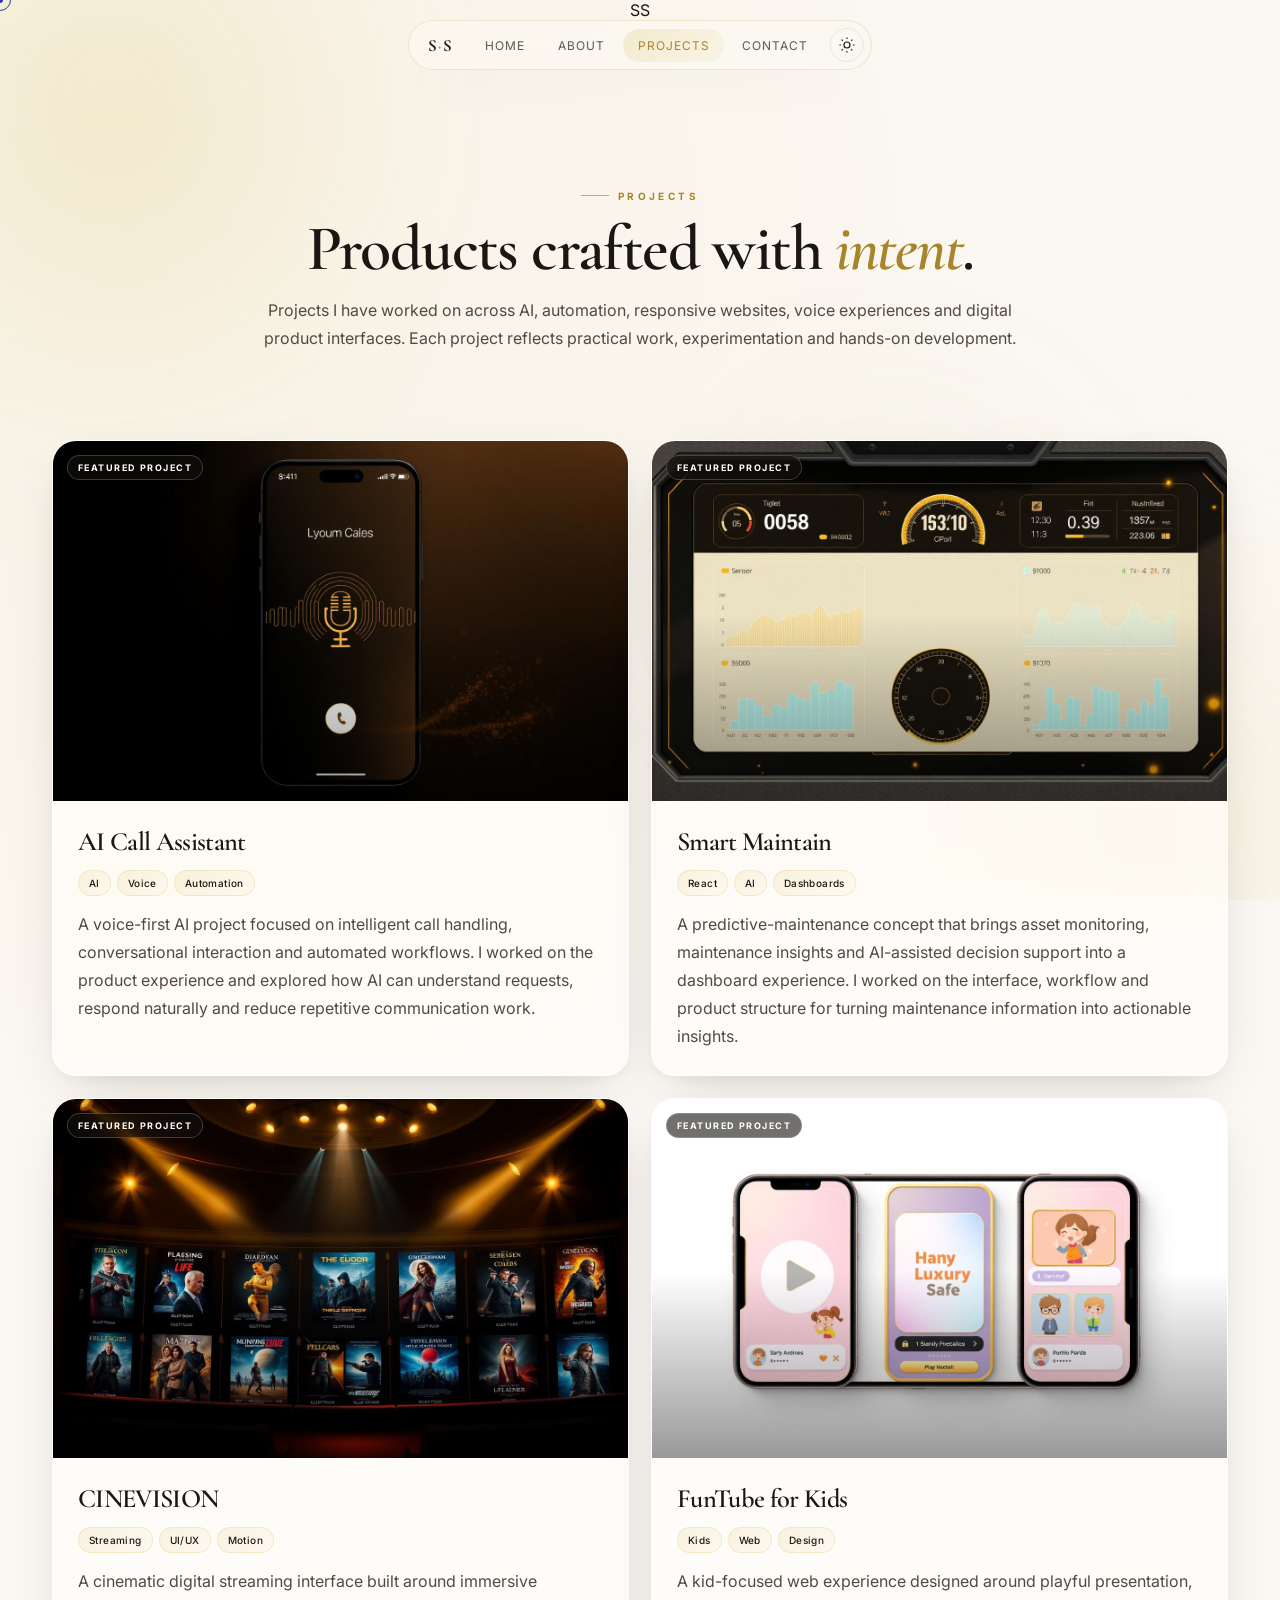
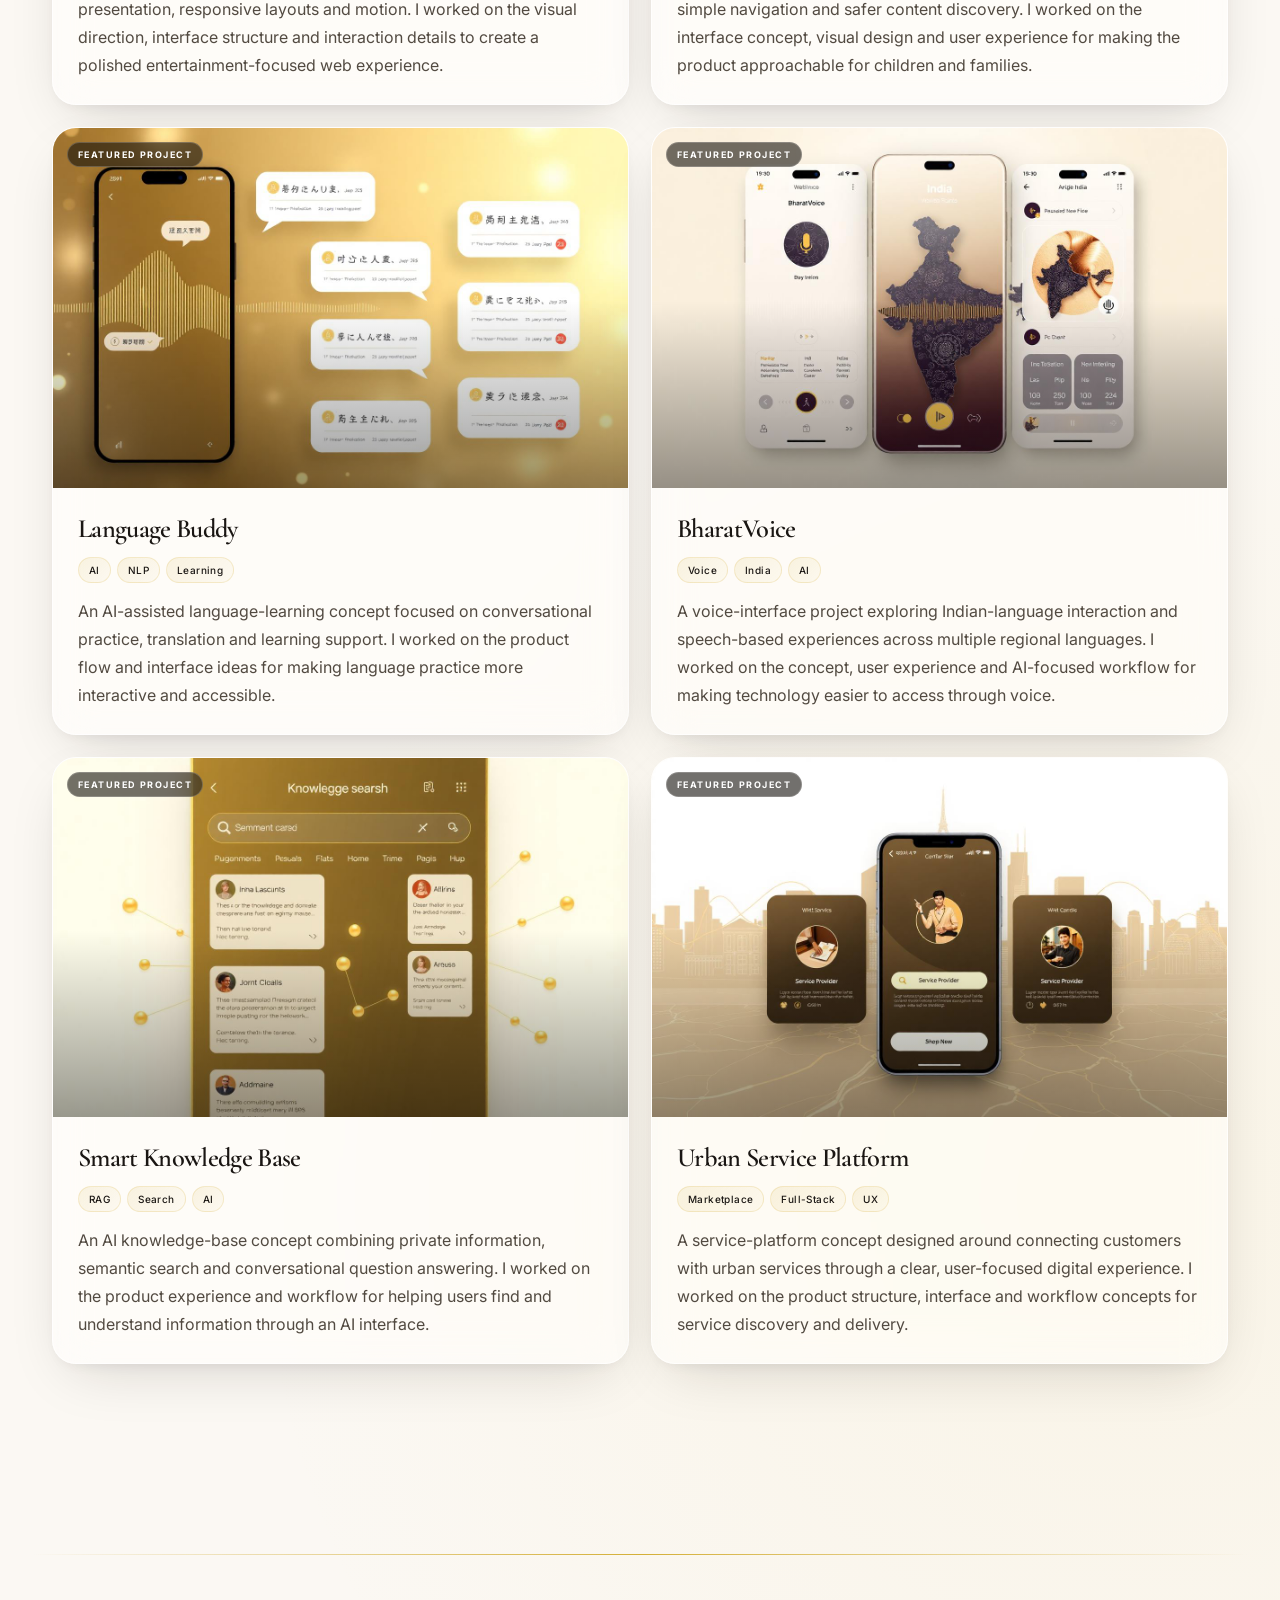
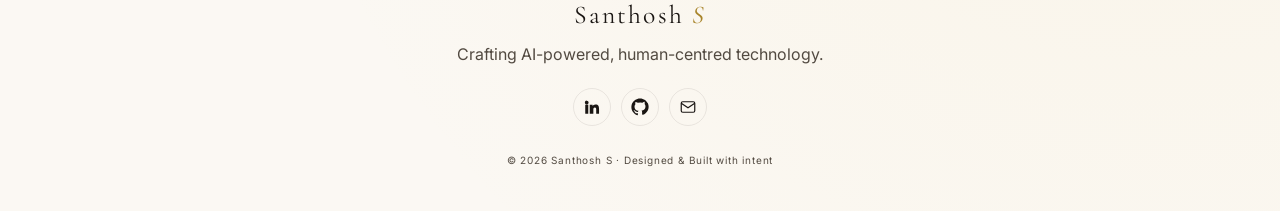
<file: projects.html>
<!DOCTYPE html>
<html lang="en" data-theme="light">
<head>
<meta charset="UTF-8" />
<meta name="viewport" content="width=device-width, initial-scale=1.0" />
<title>Projects — Santhosh S</title>
<meta name="description" content="Selected AI, automation and creative product work by Santhosh S — from voice assistants to cinematic streaming interfaces." />
<meta name="author" content="Santhosh S" />
<meta name="theme-color" content="#FBF8F3" />
<meta property="og:title" content="Projects — Santhosh S" />
<meta property="og:description" content="Selected AI, automation and creative product work by Santhosh S — from voice assistants to cinematic streaming interfaces." />
<meta property="og:type" content="website" />
<meta property="og:url" content="https://santhosh.group/projects.html" />
<meta name="twitter:title" content="Projects — Santhosh S" />
<meta name="twitter:description" content="Selected AI, automation and creative web projects by Santhosh S." />
<meta name="twitter:card" content="summary_large_image" />
<link rel="icon" type="image/svg+xml" href="assets/icons/favicon.svg" />
<link rel="canonical" href="https://santhosh.group/projects.html" />
<link rel="preconnect" href="https://fonts.googleapis.com" crossorigin />
<link rel="preconnect" href="https://fonts.gstatic.com" crossorigin />
<link rel="stylesheet" href="https://fonts.googleapis.com/css2?family=Cormorant+Garamond:ital,wght@0,400;0,500;0,600;0,700;1,400;1,600&family=Inter:wght@300;400;500;600;700&display=swap" />
<link rel="stylesheet" href="css/variables.css" />
<link rel="stylesheet" href="css/animations.css" />
<link rel="stylesheet" href="css/style.css" />
<link rel="stylesheet" href="css/responsive.css" />
<script defer src="js/theme.js"></script>
<script defer src="js/particles.js"></script>
<script defer src="js/animations.js"></script>
<script defer src="js/script.js"></script>
<script defer src="js/contact.js"></script>
</head>
<body>
<!-- Luxury loader -->
<div class="loader"><div style="text-align:center"><div class="mark">SS</div><div class="bar"></div></div></div>

<!-- Scroll progress bar -->
<div class="scroll-progress" aria-hidden="true"></div>

<!-- Ambient background -->
<div class="ambient" aria-hidden="true">
  <div class="orb o1 float-slow"></div>
  <div class="orb o2 float-slow" style="animation-delay:-4s"></div>
  <div class="orb o3 float-slow" style="animation-delay:-8s"></div>
  <div class="particles"></div>
</div>

<!-- Nav -->
<nav class="nav" aria-label="Primary">
  <span class="brand">S<em>·</em>S</span>
  <a data-page="index.html" href="index.html">Home</a>
  <a data-page="about.html" href="about.html">About</a>
  <a data-page="projects.html" href="projects.html">Projects</a>
  <a data-page="contact.html" href="contact.html">Contact</a>
  <button class="theme-toggle" aria-label="Toggle theme"></button>
</nav>

<main class="container" style="padding-top:160px">
  <div class="section-head reveal">
    <span class="eyebrow">Projects</span>
    <h1 style="margin-top:18px; font-size: clamp(2.4rem, 5vw, 4rem)">Products crafted with <em style="color:var(--gold-deep); font-style:italic">intent</em>.</h1>
    <p style="margin-top:18px">Projects I have worked on across AI, automation, responsive websites, voice experiences and digital product interfaces. Each project reflects practical work, experimentation and hands-on development.</p>
  </div>
  <section style="padding: 20px 0 120px">
    <div class="projects-grid">
    <article class="glass project reveal delay-0">
      <div class="thumb"><span class="live-badge">Featured Project</span><img src="assets/projects/proj-ai-call.jpg" alt="AI Call Assistant preview" loading="lazy"/></div>
      <div class="body">
        <h3>AI Call Assistant</h3>
        <div class="tech"><span class="skill-pill">AI</span><span class="skill-pill">Voice</span><span class="skill-pill">Automation</span></div>
        <p>A voice-first AI project focused on intelligent call handling, conversational interaction and automated workflows. I worked on the product experience and explored how AI can understand requests, respond naturally and reduce repetitive communication work.</p>
      </div>
    </article>
    <article class="glass project reveal delay-1">
      <div class="thumb"><span class="live-badge">Featured Project</span><img src="assets/projects/proj-smart-maintain.jpg" alt="Smart Maintain preview" loading="lazy"/></div>
      <div class="body">
        <h3>Smart Maintain</h3>
        <div class="tech"><span class="skill-pill">React</span><span class="skill-pill">AI</span><span class="skill-pill">Dashboards</span></div>
        <p>A predictive-maintenance concept that brings asset monitoring, maintenance insights and AI-assisted decision support into a dashboard experience. I worked on the interface, workflow and product structure for turning maintenance information into actionable insights.</p>
      </div>
    </article>
    <article class="glass project reveal delay-2">
      <div class="thumb"><span class="live-badge">Featured Project</span><img src="assets/projects/proj-cinevision.jpg" alt="CINEVISION preview" loading="lazy"/></div>
      <div class="body">
        <h3>CINEVISION</h3>
        <div class="tech"><span class="skill-pill">Streaming</span><span class="skill-pill">UI/UX</span><span class="skill-pill">Motion</span></div>
        <p>A cinematic digital streaming interface built around immersive presentation, responsive layouts and motion. I worked on the visual direction, interface structure and interaction details to create a polished entertainment-focused web experience.</p>
      </div>
    </article>
    <article class="glass project reveal delay-0">
      <div class="thumb"><span class="live-badge">Featured Project</span><img src="assets/projects/proj-funtube.jpg" alt="FunTube for Kids preview" loading="lazy"/></div>
      <div class="body">
        <h3>FunTube for Kids</h3>
        <div class="tech"><span class="skill-pill">Kids</span><span class="skill-pill">Web</span><span class="skill-pill">Design</span></div>
        <p>A kid-focused web experience designed around playful presentation, simple navigation and safer content discovery. I worked on the interface concept, visual design and user experience for making the product approachable for children and families.</p>
      </div>
    </article>
    <article class="glass project reveal delay-1">
      <div class="thumb"><span class="live-badge">Featured Project</span><img src="assets/projects/proj-language-buddy.jpg" alt="Language Buddy preview" loading="lazy"/></div>
      <div class="body">
        <h3>Language Buddy</h3>
        <div class="tech"><span class="skill-pill">AI</span><span class="skill-pill">NLP</span><span class="skill-pill">Learning</span></div>
        <p>An AI-assisted language-learning concept focused on conversational practice, translation and learning support. I worked on the product flow and interface ideas for making language practice more interactive and accessible.</p>
      </div>
    </article>
    <article class="glass project reveal delay-2">
      <div class="thumb"><span class="live-badge">Featured Project</span><img src="assets/projects/proj-bharatvoice.jpg" alt="BharatVoice preview" loading="lazy"/></div>
      <div class="body">
        <h3>BharatVoice</h3>
        <div class="tech"><span class="skill-pill">Voice</span><span class="skill-pill">India</span><span class="skill-pill">AI</span></div>
        <p>A voice-interface project exploring Indian-language interaction and speech-based experiences across multiple regional languages. I worked on the concept, user experience and AI-focused workflow for making technology easier to access through voice.</p>
      </div>
    </article>
    <article class="glass project reveal delay-0">
      <div class="thumb"><span class="live-badge">Featured Project</span><img src="assets/projects/proj-knowledge.jpg" alt="Smart Knowledge Base preview" loading="lazy"/></div>
      <div class="body">
        <h3>Smart Knowledge Base</h3>
        <div class="tech"><span class="skill-pill">RAG</span><span class="skill-pill">Search</span><span class="skill-pill">AI</span></div>
        <p>An AI knowledge-base concept combining private information, semantic search and conversational question answering. I worked on the product experience and workflow for helping users find and understand information through an AI interface.</p>
      </div>
    </article>
    <article class="glass project reveal delay-1">
      <div class="thumb"><span class="live-badge">Featured Project</span><img src="assets/projects/proj-urban.jpg" alt="Urban Service Platform preview" loading="lazy"/></div>
      <div class="body">
        <h3>Urban Service Platform</h3>
        <div class="tech"><span class="skill-pill">Marketplace</span><span class="skill-pill">Full-Stack</span><span class="skill-pill">UX</span></div>
        <p>A service-platform concept designed around connecting customers with urban services through a clear, user-focused digital experience. I worked on the product structure, interface and workflow concepts for service discovery and delivery.</p>
      </div>
    </article></div>
  </section>
</main>

<footer>
  <div class="gold-line"></div>
  <div class="container">
    <div style="font-family:var(--serif); font-size:1.6rem; letter-spacing:.08em">Santhosh <span style="color:var(--gold-deep); font-style:italic">S</span></div>
    <p style="margin-top:10px; color:var(--ink-soft)">Crafting AI-powered, human-centred technology.</p>
    <div class="socials" role="list">
      <a href="https://www.linkedin.com/in/santhosh-s-861077381" target="_blank" rel="noopener" aria-label="LinkedIn"><svg width="18" height="18" viewBox="0 0 24 24" fill="currentColor"><path d="M4.98 3.5a2.5 2.5 0 1 1-.02 5.001A2.5 2.5 0 0 1 4.98 3.5zM3 9h4v12H3zM9 9h3.8v1.7h.05c.53-1 1.83-2.05 3.77-2.05 4.03 0 4.78 2.65 4.78 6.1V21H17.6v-5.3c0-1.27-.02-2.9-1.77-2.9-1.77 0-2.04 1.38-2.04 2.8V21H9z"/></svg></a>
      <a href="https://github.com/S-SAM-02" target="_blank" rel="noopener" aria-label="GitHub"><svg width="18" height="18" viewBox="0 0 24 24" fill="currentColor"><path d="M12 .5C5.7.5.5 5.7.5 12c0 5.1 3.3 9.4 7.9 10.9.6.1.8-.2.8-.6v-2c-3.2.7-3.9-1.4-3.9-1.4-.5-1.3-1.3-1.7-1.3-1.7-1-.7.1-.7.1-.7 1.2.1 1.8 1.2 1.8 1.2 1 .7 2.7 1.2 3.4.9.1-.7.4-1.2.7-1.5-2.6-.3-5.3-1.3-5.3-5.7 0-1.3.5-2.3 1.2-3.1-.1-.3-.5-1.5.1-3.1 0 0 1-.3 3.3 1.2a11.4 11.4 0 0 1 6 0C17.1 4.6 18 4.9 18 4.9c.7 1.6.2 2.8.1 3.1.8.8 1.2 1.9 1.2 3.1 0 4.4-2.7 5.4-5.3 5.7.4.3.8 1 .8 2v3c0 .3.2.7.8.6 4.6-1.5 7.9-5.8 7.9-10.9C23.5 5.7 18.3.5 12 .5z"/></svg></a>
      <a href="mailto:rathasenthil194@gmail.com" aria-label="Email"><svg width="18" height="18" viewBox="0 0 24 24" fill="none" stroke="currentColor" stroke-width="1.6"><rect x="3" y="5" width="18" height="14" rx="2"/><path d="M3 7l9 6 9-6"/></svg></a>
    </div>
    <p>© 2026 Santhosh S · Designed & Built with intent</p>
  </div>
</footer>
</body></html>
</file>
<file: css/variables.css>
/* Luxury design tokens — White & Gold */
:root {
  --ivory: #FBF8F3;
  --ivory-2: #F3EEE4;
  --ink: #1a1613;
  --ink-soft: #524a41;
  --gold: #D4AF37;
  --gold-deep: #A8842A;
  --gold-soft: #E8CE7A;
  --line: rgba(26,22,19,0.08);
  --glass-bg: rgba(255,255,255,0.55);
  --glass-brd: rgba(255,255,255,0.7);
  --shadow-soft: 0 20px 60px -20px rgba(26,22,19,.18), 0 6px 18px -8px rgba(26,22,19,.10);
  --shadow-gold: 0 10px 40px -10px rgba(212,175,55,.45);
  --radius: 22px;
  --radius-sm: 12px;
  --serif: "Cormorant Garamond", "Times New Roman", serif;
  --sans: "Inter", system-ui, -apple-system, "Segoe UI", Roboto, sans-serif;
  --ease: cubic-bezier(.22,.61,.36,1);
}
[data-theme="dark"] {
  --ivory: #0c0a08;
  --ivory-2: #14110d;
  --ink: #f5efe2;
  --ink-soft: #b7ad9a;
  --gold: #E8CE7A;
  --gold-deep: #D4AF37;
  --gold-soft: #F0DFA4;
  --line: rgba(232,206,122,.14);
  --glass-bg: rgba(20,17,13,0.55);
  --glass-brd: rgba(232,206,122,.18);
  --shadow-soft: 0 24px 60px -20px rgba(0,0,0,.6), 0 6px 18px -8px rgba(0,0,0,.35);
  --shadow-gold: 0 10px 40px -10px rgba(232,206,122,.35);
}
</file>
<file: css/animations.css>
@keyframes floatY { 0%,100%{transform:translateY(0)} 50%{transform:translateY(-14px)} }
@keyframes floatSlow { 0%,100%{transform:translate3d(0,0,0)} 50%{transform:translate3d(0,-20px,0)} }
@keyframes shimmer { 0%{background-position:-200% 0} 100%{background-position:200% 0} }
@keyframes rise { 0%{transform:translateY(120vh) scale(.4);opacity:0} 10%{opacity:.9} 100%{transform:translateY(-10vh) scale(1);opacity:0} }
@keyframes spinSlow { to { transform: rotate(360deg) } }
@keyframes fadeUp { from{opacity:0;transform:translateY(24px)} to{opacity:1;transform:translateY(0)} }
@keyframes fadeIn { from{opacity:0} to{opacity:1} }
@keyframes goldLine { 0%{background-position:0% 50%} 100%{background-position:200% 50%} }

.reveal { opacity:0; transform: translateY(28px); transition: opacity .9s var(--ease), transform .9s var(--ease); }
.reveal.in { opacity:1; transform: none; }
.reveal.delay-1 { transition-delay: .08s }
.reveal.delay-2 { transition-delay: .16s }
.reveal.delay-3 { transition-delay: .24s }

.animate-fade-up { animation: fadeUp .8s var(--ease) both; }
.animate-fade-in { animation: fadeIn 1s var(--ease) both; }
.float { animation: floatY 6s ease-in-out infinite; }
.float-slow { animation: floatSlow 10s ease-in-out infinite; }
.spin-slow { animation: spinSlow 22s linear infinite; }

.title-rotator { position: relative; display:inline-block; min-height: 1.2em; overflow: hidden; }
.title-rotator span {
  position: absolute; inset: 0;
  opacity: 0; transform: translateY(20px);
  transition: opacity .6s var(--ease), transform .6s var(--ease);
  background: linear-gradient(90deg, var(--gold-deep), var(--gold), var(--gold-soft));
  -webkit-background-clip: text; background-clip: text; color: transparent;
  font-style: italic; white-space: nowrap;
}
.title-rotator span.active { opacity:1; transform: translateY(0); }
.title-rotator span.exit { opacity:0; transform: translateY(-20px); }

/* Gold shimmer line */
.gold-line {
  height: 1px;
  background: linear-gradient(90deg, transparent, var(--gold), transparent);
  background-size: 200% 100%;
  animation: goldLine 6s linear infinite;
}
</file>
<file: css/style.css>
/* =========================================================
   Santhosh S — Professional Portfolio System
   Preserves the original ivory + gold visual identity while
   refining hierarchy, spacing, depth, responsiveness and polish.
   ========================================================= */

*,*::before,*::after{box-sizing:border-box}
html{scroll-behavior:smooth;scroll-padding-top:110px}
body{
  margin:0;
  font-family:var(--sans);
  color:var(--ink);
  background:
    radial-gradient(circle at 10% 8%, rgba(212,175,55,.08), transparent 28%),
    radial-gradient(circle at 90% 82%, rgba(232,206,122,.10), transparent 30%),
    var(--ivory);
  -webkit-font-smoothing:antialiased;
  text-rendering:optimizeLegibility;
  overflow-x:hidden;
}
::selection{background:var(--gold);color:#1a1613}
img{max-width:100%;display:block}
a{color:inherit;text-decoration:none}
button,input,textarea{font:inherit}
h1,h2,h3,h4{font-family:var(--serif);font-weight:600;letter-spacing:-.025em;margin:0}
h1{font-size:clamp(3.2rem,7vw,6.6rem);line-height:.92}
h2{font-size:clamp(2.25rem,4.4vw,4rem);line-height:1}
h3{font-size:clamp(1.25rem,1.7vw,1.55rem)}
p{line-height:1.75;color:var(--ink-soft);margin:0}
.container{width:min(1240px,100%);margin:0 auto;padding:0 32px}
section{padding:128px 0;position:relative}

/* Background atmosphere */
.ambient{position:fixed;inset:0;z-index:-1;overflow:hidden;pointer-events:none}
.orb{position:absolute;border-radius:50%;filter:blur(100px);opacity:.5}
.orb.o1{width:540px;height:540px;top:-170px;left:-160px;background:radial-gradient(circle,rgba(212,175,55,.48),transparent 68%)}
.orb.o2{width:680px;height:680px;bottom:-260px;right:-220px;background:radial-gradient(circle,rgba(232,206,122,.38),transparent 68%)}
.orb.o3{width:440px;height:440px;top:40%;left:52%;background:radial-gradient(circle,rgba(168,132,42,.22),transparent 68%)}
.particles{position:absolute;inset:0}

/* Cursor */
.cursor{position:fixed;top:0;left:0;width:22px;height:22px;border-radius:50%;border:1px solid var(--gold);pointer-events:none;z-index:9999;transform:translate(-50%,-50%);transition:transform .18s var(--ease),width .2s,height .2s,background .2s;mix-blend-mode:difference}
.cursor.dot{width:6px;height:6px;background:var(--gold);border:none}
@media(hover:none){.cursor{display:none}}

/* Progress */
.scroll-progress{position:fixed;top:0;left:0;height:2px;width:0;background:linear-gradient(90deg,var(--gold-deep),var(--gold),var(--gold-soft));z-index:100}

/* Navigation */
.nav{
  position:fixed;top:20px;left:50%;transform:translateX(-50%);
  z-index:80;padding:7px;border-radius:999px;
  background:rgba(251,248,243,.72);
  border:1px solid rgba(168,132,42,.16);
  backdrop-filter:blur(22px) saturate(150%);
  -webkit-backdrop-filter:blur(22px) saturate(150%);
  box-shadow:0 18px 50px -24px rgba(26,22,19,.35);
  display:flex;align-items:center;gap:3px;
}
[data-theme="dark"] .nav{background:rgba(12,10,8,.72)}
.nav a{
  padding:9px 15px;border-radius:999px;font-size:12px;
  letter-spacing:.08em;text-transform:uppercase;color:var(--ink);
  opacity:.72;transition:all .3s var(--ease)
}
.nav a:hover,.nav a.active{
  background:linear-gradient(135deg,rgba(212,175,55,.18),rgba(232,206,122,.10));
  opacity:1;color:var(--gold-deep)
}
.nav .brand{
  font-family:var(--serif);font-size:17px;font-weight:700;
  padding:0 14px 0 12px;letter-spacing:.08em
}
.nav .brand em{color:var(--gold-deep);font-style:normal}
.theme-toggle{
  margin-left:4px;width:34px;height:34px;border-radius:50%;
  border:1px solid var(--line);background:transparent;color:var(--ink);
  cursor:pointer;display:grid;place-items:center;transition:all .3s var(--ease)
}
.theme-toggle:hover{transform:rotate(15deg);border-color:var(--gold);background:rgba(212,175,55,.08)}

/* Shared controls */
.btn{
  display:inline-flex;align-items:center;justify-content:center;gap:10px;
  padding:13px 21px;border-radius:999px;font-weight:600;font-size:12px;
  letter-spacing:.08em;text-transform:uppercase;
  transition:transform .3s var(--ease),box-shadow .3s var(--ease),background .3s,border-color .3s;
  cursor:pointer;border:1px solid transparent
}
.btn:hover{transform:translateY(-3px)}
.btn-gold{background:linear-gradient(135deg,var(--gold-deep),var(--gold),var(--gold-soft));color:#1a1613;box-shadow:0 12px 35px -13px rgba(212,175,55,.75)}
.btn-gold:hover{box-shadow:0 18px 48px -12px rgba(212,175,55,.68)}
.btn-ghost{background:var(--glass-bg);border:1px solid var(--glass-brd);backdrop-filter:blur(12px);color:var(--ink)}
.btn-ghost:hover{border-color:rgba(212,175,55,.6);background:rgba(212,175,55,.07)}

/* Cards */
.glass{
  background:var(--glass-bg);border:1px solid var(--glass-brd);
  backdrop-filter:blur(20px) saturate(160%);-webkit-backdrop-filter:blur(20px) saturate(160%);
  border-radius:var(--radius);box-shadow:var(--shadow-soft)
}
.neu{
  background:var(--ivory);border-radius:var(--radius);
  box-shadow:12px 12px 32px rgba(26,22,19,.07),-12px -12px 32px rgba(255,255,255,.8),inset 0 0 0 1px var(--line)
}
[data-theme="dark"] .neu{box-shadow:12px 12px 32px rgba(0,0,0,.5),-6px -6px 20px rgba(255,255,255,.02),inset 0 0 0 1px var(--line)}
.eyebrow{
  display:inline-flex;align-items:center;gap:9px;font-size:10px;
  font-weight:700;letter-spacing:.34em;text-transform:uppercase;color:var(--gold-deep)
}
.eyebrow::before{content:'';width:28px;height:1px;background:var(--gold)}
.eyebrow::after{display:none}
.section-head{text-align:center;margin:0 auto 68px;max-width:800px}
.section-head p{margin-top:18px}

/* Hero */
.hero{
  min-height:100vh;display:grid;place-items:center;
  padding:170px 0 100px;position:relative
}
.hero .inner{
  display:grid;grid-template-columns:1.05fr .95fr;gap:90px;
  align-items:center;width:min(1240px,100%);padding:0 32px
}
.hero .inner>div:first-child{position:relative}
.hero .inner>div:first-child::before{
  content:'';position:absolute;left:-70px;top:-80px;width:190px;height:190px;
  border:1px solid rgba(212,175,55,.13);border-radius:50%;pointer-events:none
}
.hero h1{margin-top:22px}
.hero h1 .first{font-weight:700;filter:drop-shadow(0 3px 28px rgba(212,175,55,.18))}
.hero h1 .last{
  font-weight:800;color:var(--gold-deep);
  -webkit-text-stroke:.5px var(--gold);
  text-shadow:0 0 42px rgba(212,175,55,.28);font-style:italic
}
[data-theme="dark"] .hero h1 .last{color:var(--gold)}
.hero .inner>div:first-child>div:nth-of-type(1){
  margin-top:18px!important;font-size:18px!important;
  letter-spacing:.01em;color:var(--ink-soft)
}
.hero .lede{margin-top:30px;max-width:570px;font-size:16px}
.hero .cta{display:flex;flex-wrap:wrap;gap:11px;margin-top:36px}
.profile-frame{
  position:relative;aspect-ratio:4/5;border-radius:34px;overflow:visible;
  transform-style:preserve-3d;transition:transform .3s var(--ease);
  box-shadow:0 40px 100px -35px rgba(26,22,19,.38)
}
.profile-frame img{
  position:relative;width:100%;height:100%;object-fit:cover;border-radius:34px;
  border:1px solid rgba(255,255,255,.5);
  box-shadow:0 0 0 1px rgba(212,175,55,.14),inset 0 0 70px rgba(212,175,55,.12)
}
.profile-frame::before{
  content:'';position:absolute;inset:-10px;border-radius:42px;
  border:1px solid rgba(212,175,55,.28);z-index:-1
}
.profile-frame::after{
  content:'';position:absolute;inset:0;border-radius:34px;pointer-events:none;
  background:linear-gradient(150deg,rgba(255,255,255,.22),transparent 35%,rgba(212,175,55,.12))
}
.profile-frame .ring{
  position:absolute;inset:-27px;border-radius:46px;border:1px dashed var(--gold);
  animation:spinSlow 30s linear infinite;opacity:.38;z-index:-2
}
.profile-frame .badge{
  position:absolute;bottom:18px;left:18px;padding:8px 13px;border-radius:999px;
  background:rgba(20,17,13,.58);color:#fff;border:1px solid rgba(255,255,255,.2);
  backdrop-filter:blur(14px);font-size:10px;letter-spacing:.15em;text-transform:uppercase;z-index:3
}
.scroll-indicator{
  position:absolute;bottom:28px;left:50%;transform:translateX(-50%);
  display:flex;flex-direction:column;align-items:center;gap:9px;font-size:9px;
  font-weight:600;letter-spacing:.32em;text-transform:uppercase;color:var(--ink-soft)
}
.scroll-indicator .line{width:1px;height:52px;background:linear-gradient(180deg,var(--gold),transparent);animation:floatY 2.6s ease-in-out infinite}

/* About */
.about-grid{display:grid;grid-template-columns:1.05fr .95fr;gap:90px;align-items:center}
.about-grid p{margin-top:18px;font-size:15px}
.about-tags{display:flex;flex-wrap:wrap;gap:7px;margin-top:27px}
.tag{
  padding:7px 12px;border-radius:999px;background:var(--glass-bg);
  border:1px solid var(--glass-brd);font-size:10px;font-weight:600;
  letter-spacing:.07em;text-transform:uppercase
}
.portrait-strip{display:grid;grid-template-columns:repeat(3,1fr);gap:12px}
.portrait-strip img{
  aspect-ratio:3/4;object-fit:cover;border-radius:20px;box-shadow:var(--shadow-soft);
  transition:transform .6s var(--ease),filter .6s var(--ease)
}
.portrait-strip img:hover{transform:translateY(-9px) scale(1.02);filter:saturate(1.04)}

/* Skills */
.skills-grid{display:grid;grid-template-columns:repeat(3,1fr);gap:20px}
.skill-card{
  padding:32px;transition:transform .5s var(--ease),box-shadow .5s var(--ease);
  position:relative;overflow:hidden
}
.skill-card::before{
  content:'';position:absolute;top:0;left:0;width:80px;height:1px;
  background:linear-gradient(90deg,var(--gold),transparent)
}
.skill-card:hover{transform:translateY(-7px);box-shadow:var(--shadow-gold)}
.skill-card h3{margin-bottom:19px;color:var(--gold-deep)}
.skill-list{display:flex;flex-wrap:wrap;gap:7px}
.skill-pill{
  padding:6px 10px;border-radius:999px;font-size:10px;font-weight:500;
  letter-spacing:.04em;background:linear-gradient(135deg,rgba(212,175,55,.13),rgba(232,206,122,.06));
  border:1px solid rgba(212,175,55,.2)
}
.ring-row{display:flex;gap:17px;margin-top:24px;flex-wrap:wrap;justify-content:space-around}
.ring{position:relative;width:78px;text-align:center}
.ring svg{width:78px;height:78px;transform:rotate(-90deg)}
.ring circle{fill:none;stroke-width:6}
.ring .bg{stroke:var(--line)}
.ring .fg{stroke:url(#goldGrad);stroke-linecap:round;transition:stroke-dashoffset 1.6s var(--ease)}
.ring .val{position:absolute;top:30px;left:0;right:0;font-family:var(--serif);font-size:18px;color:var(--gold-deep)}
.ring .lbl{font-size:9px;font-weight:600;letter-spacing:.14em;text-transform:uppercase;margin-top:8px;color:var(--ink-soft)}

/* AI workflow addition */
.ai-workflow{margin-top:24px;padding:34px;position:relative;overflow:hidden}
.ai-workflow::after{
  content:'AI';position:absolute;right:-18px;bottom:-48px;
  font-family:var(--serif);font-size:170px;font-weight:700;font-style:italic;
  color:rgba(212,175,55,.055);pointer-events:none
}
.workflow-head{display:flex;justify-content:space-between;gap:28px;align-items:end;margin-bottom:26px}
.workflow-head h3{font-size:1.8rem}
.workflow-head p{max-width:590px;font-size:13px}
.workflow-grid{display:grid;grid-template-columns:repeat(4,1fr);gap:10px}
.workflow-item{
  padding:18px;border-radius:16px;border:1px solid var(--line);
  background:rgba(255,255,255,.18)
}
[data-theme="dark"] .workflow-item{background:rgba(255,255,255,.025)}
.workflow-item .step{font-size:9px;letter-spacing:.2em;color:var(--gold-deep);font-weight:700;text-transform:uppercase}
.workflow-item strong{display:block;margin-top:8px;font-family:var(--serif);font-size:1.15rem}
.workflow-item span{display:block;margin-top:6px;font-size:11px;line-height:1.55;color:var(--ink-soft)}

/* Projects */
.projects-grid{display:grid;grid-template-columns:repeat(2,1fr);gap:22px}
.project{
  overflow:hidden;padding:0;transition:transform .5s var(--ease),box-shadow .5s var(--ease);
  border-radius:24px
}
.project:hover{transform:translateY(-8px);box-shadow:var(--shadow-gold)}
.project .thumb{position:relative;aspect-ratio:16/10;overflow:hidden}
.project .thumb img{width:100%;height:100%;object-fit:cover;transition:transform 1.1s var(--ease)}
.project:hover .thumb img{transform:scale(1.06)}
.project .thumb::after{content:'';position:absolute;inset:0;background:linear-gradient(180deg,transparent 48%,rgba(0,0,0,.4));pointer-events:none}
.project .thumb .live-badge{
  position:absolute;top:14px;left:14px;padding:6px 10px;border-radius:999px;
  font-size:9px;font-weight:700;letter-spacing:.16em;text-transform:uppercase;
  background:rgba(20,17,13,.6);color:#fff;border:1px solid rgba(255,255,255,.2);
  backdrop-filter:blur(12px);z-index:2
}
.project .body{padding:25px}
.project h3{font-size:1.65rem}
.project .tech{display:flex;flex-wrap:wrap;gap:6px;margin:12px 0 14px}
.project .actions{display:flex;gap:8px;margin-top:18px}
.project .actions a{font-size:10px;padding:9px 13px}

/* Timeline */
.timeline{position:relative;max-width:820px;margin:0 auto;padding:20px 0}
.timeline::before{content:'';position:absolute;top:0;bottom:0;left:20px;width:1px;background:linear-gradient(180deg,transparent,var(--gold),transparent)}
.tl-item{position:relative;padding:18px 0 32px 60px}
.tl-item::before{content:'';position:absolute;left:14px;top:26px;width:14px;height:14px;border-radius:50%;background:radial-gradient(circle,var(--gold),var(--gold-deep));box-shadow:0 0 0 4px rgba(212,175,55,.15)}
.tl-item h4{font-size:1.4rem;margin-bottom:6px}
.tl-item .when{font-size:10px;letter-spacing:.24em;text-transform:uppercase;color:var(--gold-deep);font-weight:700}

/* Achievements */
.ach-grid{display:grid;grid-template-columns:repeat(3,1fr);gap:16px}
.ach{padding:28px;min-height:190px;text-align:left;transition:transform .5s var(--ease),box-shadow .5s var(--ease)}
.ach:hover{transform:translateY(-6px);box-shadow:var(--shadow-soft)}
.ach .num{font-family:var(--serif);font-size:2.5rem;background:linear-gradient(135deg,var(--gold-deep),var(--gold-soft));-webkit-background-clip:text;background-clip:text;color:transparent}
.ach h4{margin:5px 0 8px;font-size:1.2rem}

/* Vision */
.vision{text-align:center;max-width:900px;margin:0 auto;padding:72px 60px;position:relative;overflow:hidden}
.vision::before{content:'';position:absolute;inset:18px;border:1px solid rgba(212,175,55,.13);border-radius:calc(var(--radius) - 8px);pointer-events:none}
.vision h2{font-style:italic}
.vision h2 em{color:var(--gold-deep);font-style:italic}
.vision p{margin:22px auto 0;max-width:700px;font-size:16px}

/* Contact */
.contact-grid{display:grid;grid-template-columns:.85fr 1.15fr;gap:22px}
.contact-info{padding:30px}
.contact-info a{display:flex;align-items:center;gap:14px;padding:15px 0;border-bottom:1px solid var(--line);transition:color .3s,transform .3s}
.contact-info a:hover{color:var(--gold-deep);transform:translateX(4px)}
.contact-info a:last-child{border-bottom:0}
.contact-info .k{display:block;font-size:9px;letter-spacing:.2em;text-transform:uppercase;color:var(--gold-deep);margin-bottom:4px;font-weight:700}
.contact{padding:30px;display:grid;gap:17px}
.contact label{display:block;font-size:10px;letter-spacing:.15em;text-transform:uppercase;font-weight:700;margin-bottom:8px}
.contact input,.contact textarea{
  width:100%;padding:13px 14px;border:1px solid var(--line);border-radius:12px;
  background:rgba(255,255,255,.25);color:var(--ink);outline:none;transition:border-color .25s,box-shadow .25s
}
[data-theme="dark"] .contact input,[data-theme="dark"] .contact textarea{background:rgba(255,255,255,.025)}
.contact input:focus,.contact textarea:focus{border-color:rgba(212,175,55,.6);box-shadow:0 0 0 4px rgba(212,175,55,.08)}
.contact textarea{min-height:150px;resize:vertical}
.map{height:310px;margin-top:22px;border-radius:var(--radius);overflow:hidden;border:1px solid var(--line);box-shadow:var(--shadow-soft)}

/* Footer */
footer{padding:70px 0 42px;text-align:center}
.gold-line{width:min(1240px,calc(100% - 64px));height:1px;margin:0 auto 44px;background:linear-gradient(90deg,transparent,var(--gold),transparent)}
.socials{display:flex;justify-content:center;gap:10px;margin:20px 0}
.socials a{width:38px;height:38px;display:grid;place-items:center;border-radius:50%;border:1px solid var(--line);transition:all .3s}
.socials a:hover{border-color:var(--gold);color:var(--gold-deep);transform:translateY(-3px)}
footer p:last-child{font-size:10px;letter-spacing:.08em;margin-top:26px;color:var(--ink-soft)}

/* Accessibility / motion */
:focus-visible{outline:2px solid var(--gold);outline-offset:4px}
@media(prefers-reduced-motion:reduce){
  *,*::before,*::after{animation-duration:.01ms!important;animation-iteration-count:1!important;scroll-behavior:auto!important;transition-duration:.01ms!important}
}
</file>
<file: css/responsive.css>
@media (max-width: 1080px){
  .hero .inner{grid-template-columns:1fr .8fr;gap:55px}
  .skills-grid,.ach-grid{grid-template-columns:repeat(2,1fr)}
  .workflow-grid{grid-template-columns:repeat(2,1fr)}
}
@media (max-width: 820px){
  section{padding:96px 0}
  .container{padding:0 22px}
  .hero{padding:145px 0 90px}
  .hero .inner{grid-template-columns:1fr;gap:55px;text-align:center;padding:0 22px}
  .hero .inner>div:first-child::before{display:none}
  .hero .lede{margin-left:auto;margin-right:auto}
  .hero .cta{justify-content:center}
  .profile-frame{width:min(390px,82vw);margin:0 auto}
  .about-grid,.contact-grid{grid-template-columns:1fr;gap:45px}
  .portrait-strip{max-width:620px;margin:auto}
  .skills-grid,.ach-grid,.projects-grid{grid-template-columns:1fr}
  .workflow-head{display:block}
  .workflow-head p{margin-top:10px}
  .vision{padding:55px 28px}
  .nav a{padding:9px 11px;font-size:10px}
}
@media (max-width: 560px){
  .nav{top:10px;width:calc(100% - 20px);justify-content:center}
  .nav .brand{display:inline-flex;padding:0 8px;font-size:15px}
  .nav a{padding:7px 8px;font-size:9px;letter-spacing:.05em}
  .theme-toggle{width:31px;height:31px}
  h1{font-size:2.9rem}
  h2{font-size:2.2rem}
  .hero{padding-top:130px}
  .hero .inner>div:first-child>div:nth-of-type(1){font-size:16px!important}
  .hero .cta .btn{width:100%}
  .portrait-strip{gap:7px}
  .skill-card,.ach{padding:24px}
  .ai-workflow{padding:25px}
  .workflow-grid{grid-template-columns:1fr}
  .workflow-item{padding:15px}
  .vision{padding:44px 20px}
  .vision::before{inset:10px}
  .gold-line{width:calc(100% - 44px)}
  .contact-info,.contact{padding:24px}
  .map{height:240px}
}
</file>
